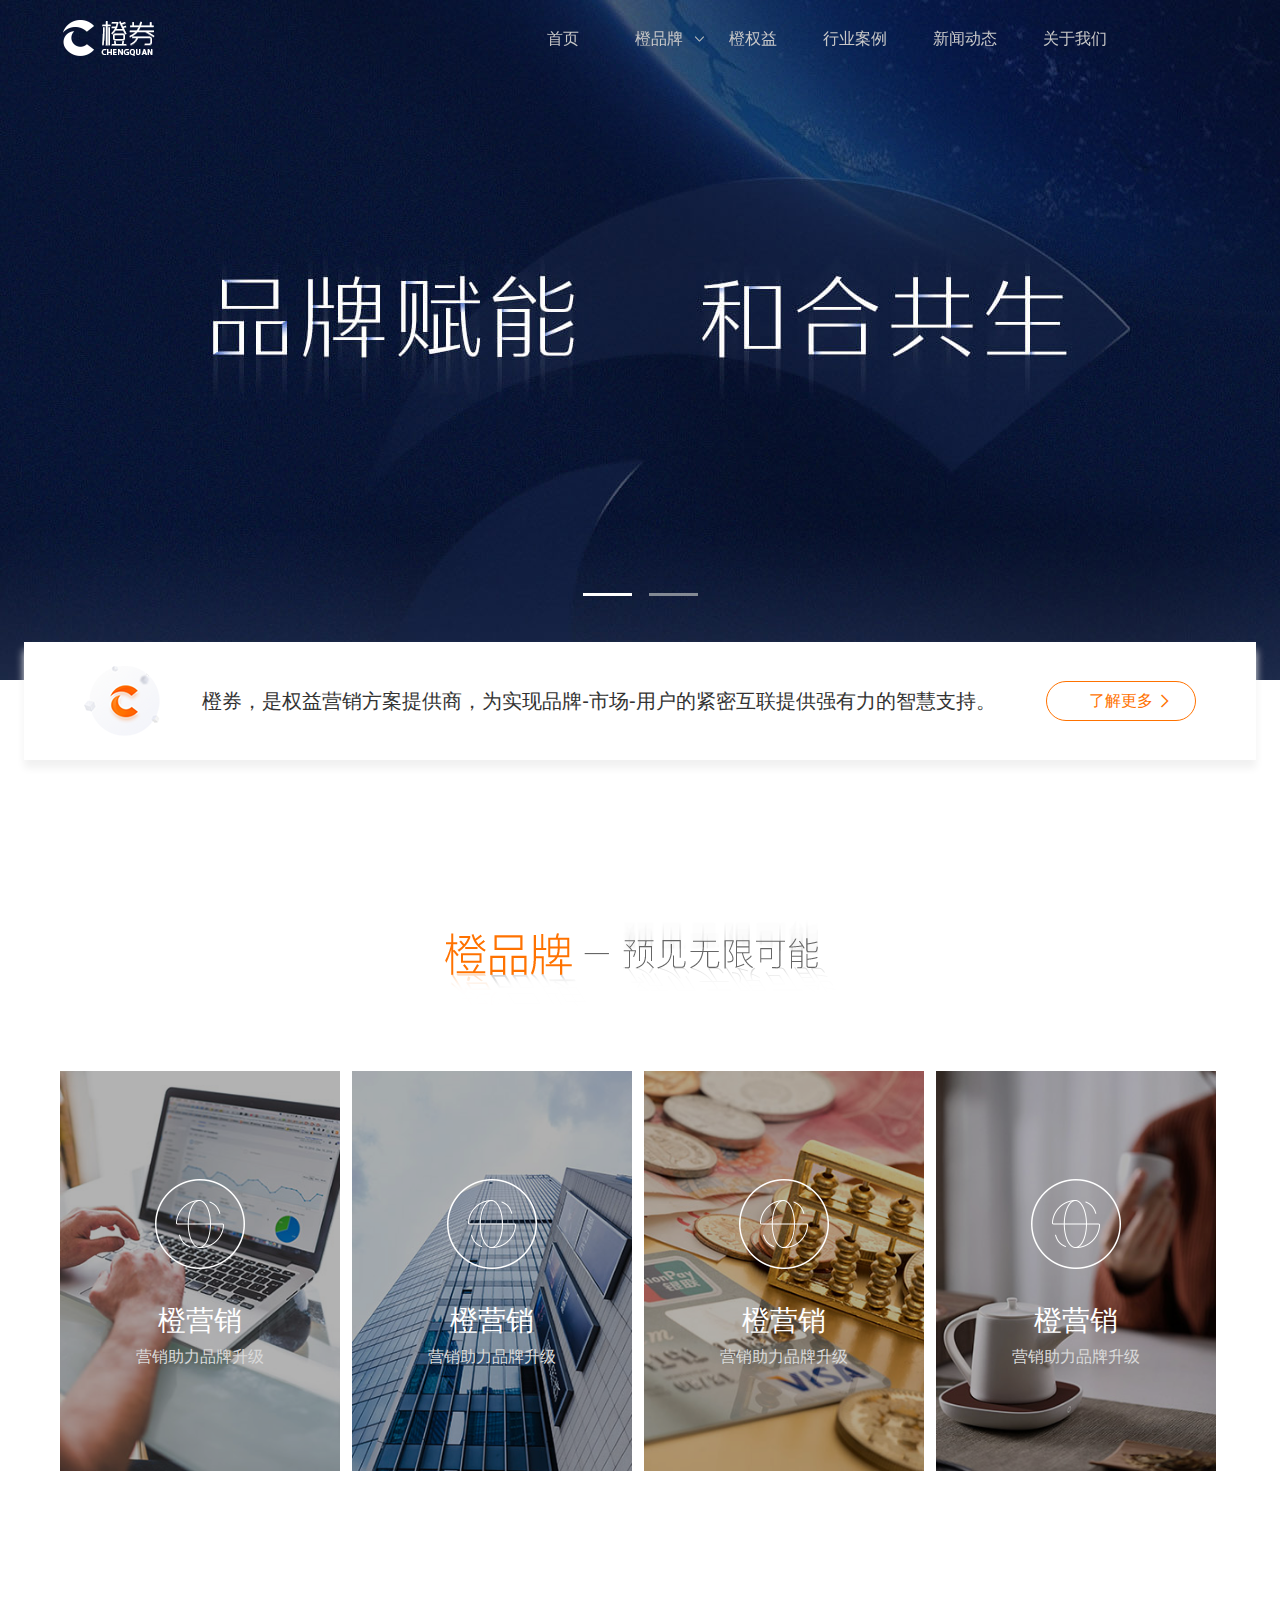
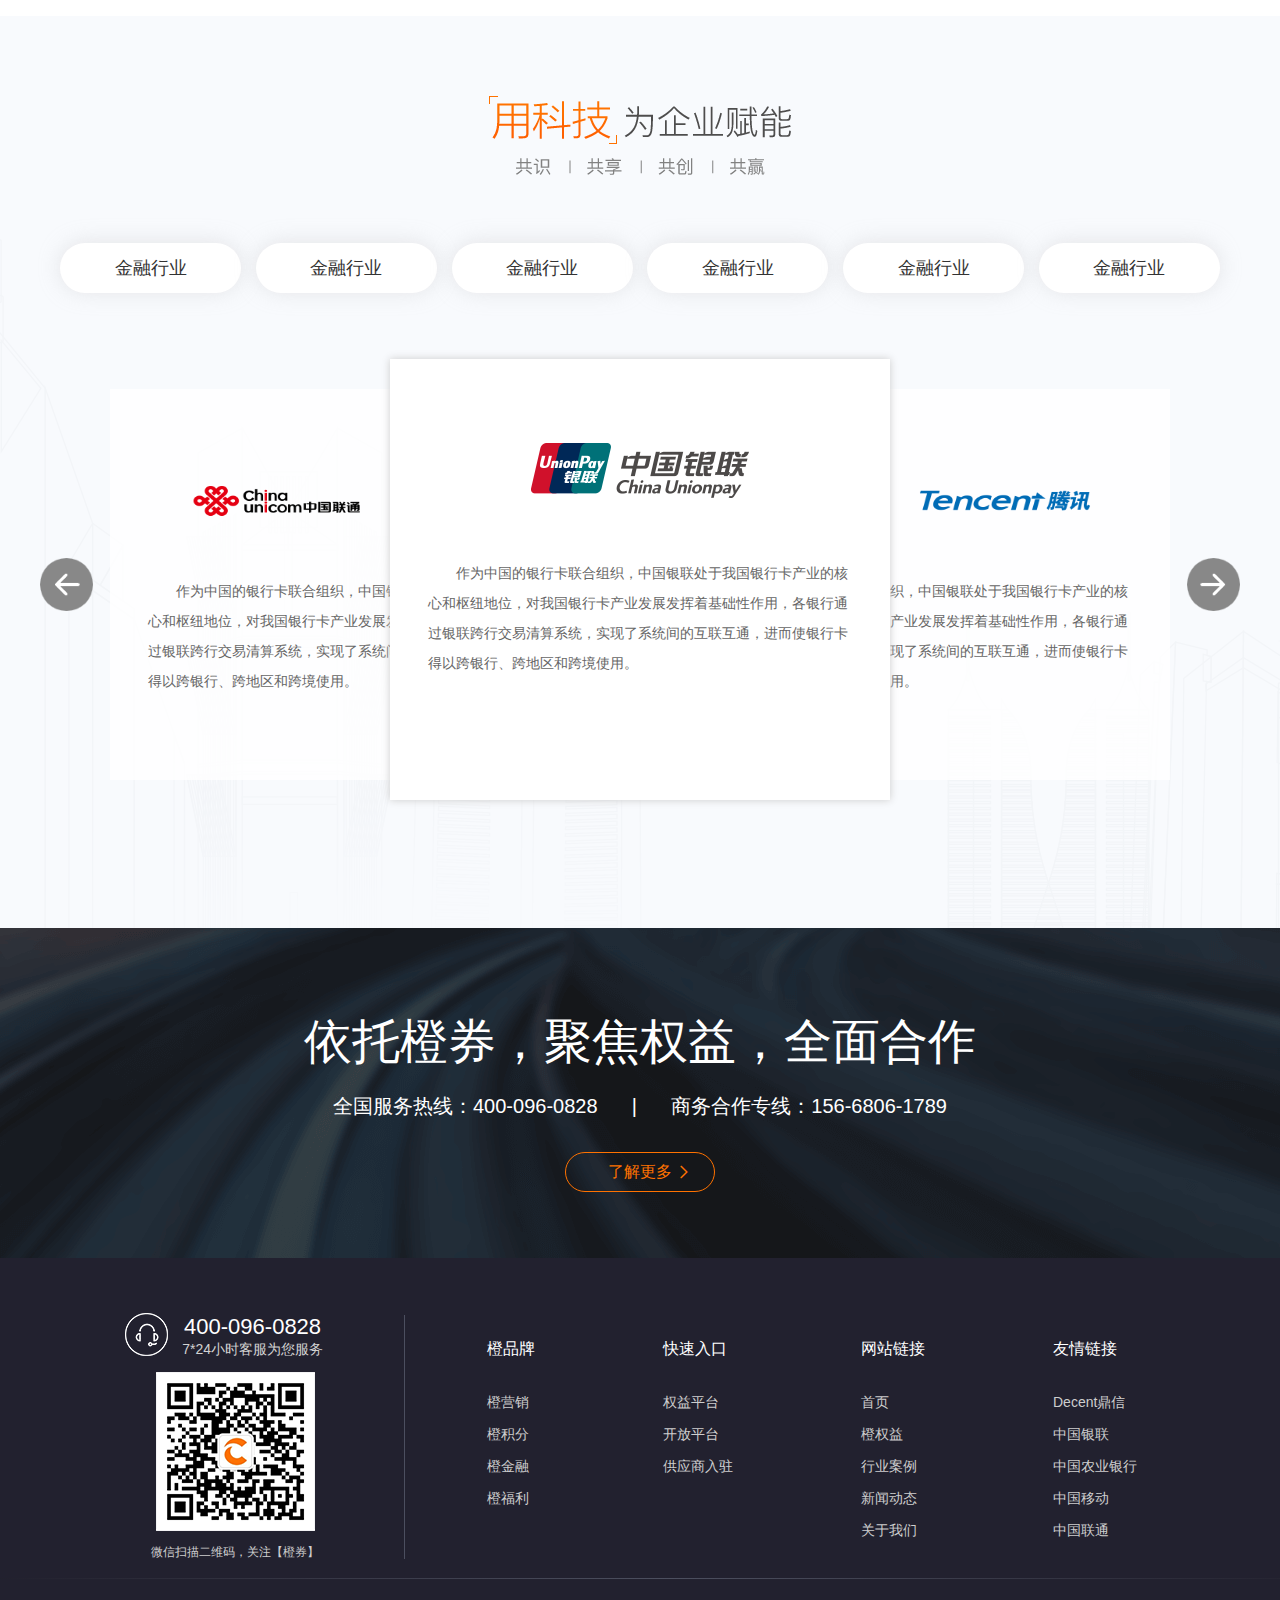
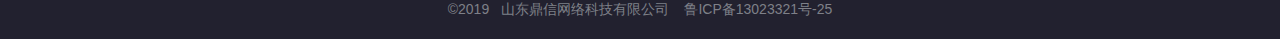
<file: index.html>
<!DOCTYPE html>
<html lang="en">
<head>
  <meta charset="UTF-8">
  <meta http-equiv="X-UA-Compatible" content="IE=edge">
  <meta name="viewport" content="width=device-width, initial-scale=1.0">
  <meta name="keywordes" content="橙券">
  <meta name="description" content="橙券，你最好的合作伙伴。">
  <title>橙券首页</title>
  <link href="./css/reset.css" rel="stylesheet">
  <link href="./css/public.css" rel="stylesheet">
  <link href="./css/index.css" rel="stylesheet">
</head>
<body>
  <!-- ===== header start ===== -->
  <div class="header">
    <div class="header-warp w-1160 flex flex-between text-center">
      <div class="head-logo">
        <h1>
          <span class="visib-hid">橙券</span>
          <a>
            <img src="./img/logo-rev.png" width="92" height="36" alt="logo">
          </a>
        </h1>
      </div>
      <div class="head-nav">
        <ul class="flex flex-between">
          <li><a href="index.html">首页</a></li>
          <li>
            <a href="#">橙品牌</a>
            <ul>
              <li><a href="#">橙品牌</a></li>
              <li><a href="#">橙品牌</a></li>
              <li><a href="#">橙品牌</a></li>
            </ul>
          </li>
          <li><a href="#">橙权益</a></li>
          <li><a href="caseTrade.html">行业案例</a></li>
          <li><a href="newsCentre.html">新闻动态</a></li>
          <li><a href="aboutUs.html">关于我们</a></li>
        </ul>
      </div>
    </div>
  </div>
  <!-- ===== banner start ===== -->
  <div class="banner flex flex-center psr">
    <div class="ban-slider flex flex-between psa">
      <span class="slid-active"></span>
      <span></span>
    </div>
    <div class="ban-tips w-1160 flex flex-center psa">
      <img src="./img/logo-tips.png" width="76" height="70" alt="logo">
      <p>橙券，是权益营销方案提供商，为实现品牌-市场-用户的紧密互联提供强有力的智慧支持。</p>
      <a class="ban-btn" href="#">了解更多 </a>
    </div>
  </div>
  <!-- ===== container start ===== -->
  <div class="container">
    <div class="brand w-1160 flex flex-column flex-center">
      <img src="./img/container-title-brand.png" width="391" height="86" alt="!">
        <ul class="brand-wrap-item psr w-1160 flex flex-between">
          <li>
            <img src="./img/marketing.jpg" width="311" height="454" alt="!">
            <div>
              <img src="./img/cyx.png" width="90" height="90" alt="!">
              <p>橙营销</p>
              <p>营销助力品牌升级</p>
              <a class="ban-btn btn-white" href="#">了解更多 </a>
            </div>
            <div>
              <img src="./img/marketing.jpg" width="311" height="454" alt="!">
            </div>
          </li>
          <li>
            <img src="./img/integral.jpg" width="311" height="454" alt="!">
            <div>
              <img src="./img/cyx.png" width="90" height="90" alt="!">
              <p>橙营销</p>
              <p>营销助力品牌升级</p>
              <a class="ban-btn btn-white" href="#">了解更多 </a>
            </div>
            <div>
              <img src="./img/integral.jpg" width="311" height="454" alt="!">
            </div>
          </li>
          <li>
            <img src="./img/financial.jpg" width="311" height="454" alt="!">
            <div>
              <img src="./img/cyx.png" width="90" height="90" alt="!">
              <p>橙营销</p>
              <p>营销助力品牌升级</p>
              <a class="ban-btn btn-white" href="#">了解更多 </a>
            </div>
            <div>
              <img src="./img/financial.jpg" width="311" height="454" alt="!">
            </div>
          </li>
          <li>
            <img src="./img/welfare.png" width="311" height="454" alt="!">
            <div>
              <img src="./img/cyx.png" width="90" height="90" alt="!">
              <p>橙营销</p>
              <p>营销助力品牌升级</p>
              <a class="ban-btn btn-white" href="#">了解更多 </a>
            </div>
            <div>
              <img src="./img/welfare.png" width="311" height="454" alt="!">
            </div>
          </li>
        </ul>
    </div>
    <div class="tech">
      <div class="tech-warp w-1160 flex flex-column flex-center psr">
        <img src="./img/tech-warp-title.png" width="302" height="79" alt="!">
        <ul class="w-1160 flex flex-between text-center">
          <li><a href="#">金融行业</a></li>
          <li><a href="#">金融行业</a></li>
          <li><a href="#">金融行业</a></li>
          <li><a href="#">金融行业</a></li>
          <li><a href="#">金融行业</a></li>
          <li><a href="#">金融行业</a></li>
        </ul>
        <div class="carousel w-1060 flex flex-between psr">
          <div class="car-list car-list-left">
            <img src="./img/CHU.png" width="218" height="55" alt="CHU">
            <p class="fz14 textind-2em c-666">
              作为中国的银行卡联合组织，中国银联处于我国银行卡产业的核心和枢纽地位，对我国银行卡产业发展发挥着基础性作用，各银行通过银联跨行交易清算系统，实现了系统间的互联互通，进而使银行卡得以跨银行、跨地区和跨境使用。
            </p>
          </div>
          <div class="car-list car-list-show psa">
            <img src="./img/CUP.png" width="218" height="55" alt="CUP">
            <p class="fz14 textind-2em c-666">
              作为中国的银行卡联合组织，中国银联处于我国银行卡产业的核心和枢纽地位，对我国银行卡产业发展发挥着基础性作用，各银行通过银联跨行交易清算系统，实现了系统间的互联互通，进而使银行卡得以跨银行、跨地区和跨境使用。
            </p>
          </div>
          <div class="car-list car-list-right">
            <img src="./img/Tencent.png" width="218" height="55" alt="Tencent">
            <p class="fz14 textind-2em c-666">
              作为中国的银行卡联合组织，中国银联处于我国银行卡产业的核心和枢纽地位，对我国银行卡产业发展发挥着基础性作用，各银行通过银联跨行交易清算系统，实现了系统间的互联互通，进而使银行卡得以跨银行、跨地区和跨境使用。
            </p>
          </div>
        </div>
        <a href="#" class="car-button car-left-button psa"></a>
        <a href="#" class="car-button car-right-button psa"></a>
      </div>
    </div>
    <div class="cont-footer c-fff flex flex-column flex-center">
      <p>依托橙券，聚焦权益，全面合作</p>
      <div class="w-614 flex flex-between ma-b-30">
        <p>全国服务热线：400-096-0828</p>
        <p>|</p>
        <p>商务合作专线：156-6806-1789</p>
      </div>
      <a class="ban-btn btn-bor-color" href="#">了解更多 </a>
     </div>
  </div>
  <!-- ===== footer start ===== -->  
  <div class="footer bgc-212f flex flex-column flex-between">
    <div class="foot-warp w-1160 flex flex-between psr">
      <div class="foot-qr psr text-center">
        <div class="qr-tel flex flex-between">
          <img src="./img/Online-Service.png" width="43" height="43" alt="!">  
          <div>
            <p class="c-fff fz22">400-096-0828</p>
            <p class="c-d2 fz14">7*24小时客服为您服务</p>
          </div>
        </div>
        <div class="qr-img flex flex-column flex-between">
          <img src="./img/cq-qr.png" width="159" height="159" alt="!">
          <p>微信扫描二维码，关注【橙券】</p>
        </div>
      </div>
      <div class="foot-contact flex">
        <dl>
          <dt>橙品牌</dt>
          <dd>橙营销</dd>
          <dd>橙积分</dd>
          <dd>橙金融</dd>
          <dd>橙福利</dd>
        </dl>
        <dl>
          <dt>快速入口</dt>
          <dd>权益平台</dd>
          <dd>开放平台</dd>
          <dd><a href="suppliers.html">供应商入驻</a></dd>
        </dl>
        <dl>
          <dt>网站链接</dt>
          <dd><a href="index.html">首页</a></dd>
          <dd>橙权益</dd>
          <dd>行业案例</dd>
          <dd>新闻动态</dd>
          <dd>关于我们</dd>
        </dl>
        <dl>
          <dt>友情链接</dt>
          <dd>Decent鼎信</dd>
          <dd>中国银联</dd>
          <dd>中国农业银行</dd>
          <dd>中国移动</dd>
          <dd>中国联通</dd>
        </dl>
      </div>
    </div>
    <div class="record w-1160 fz14 flex flex-center">
      <p>&copy;2019&nbsp;&nbsp;&nbsp;山东鼎信网络科技有限公司&nbsp;&nbsp;&nbsp;&nbsp;鲁ICP备13023321号-25</p>
    </div>
  </div>
</body>
</html>
</file>
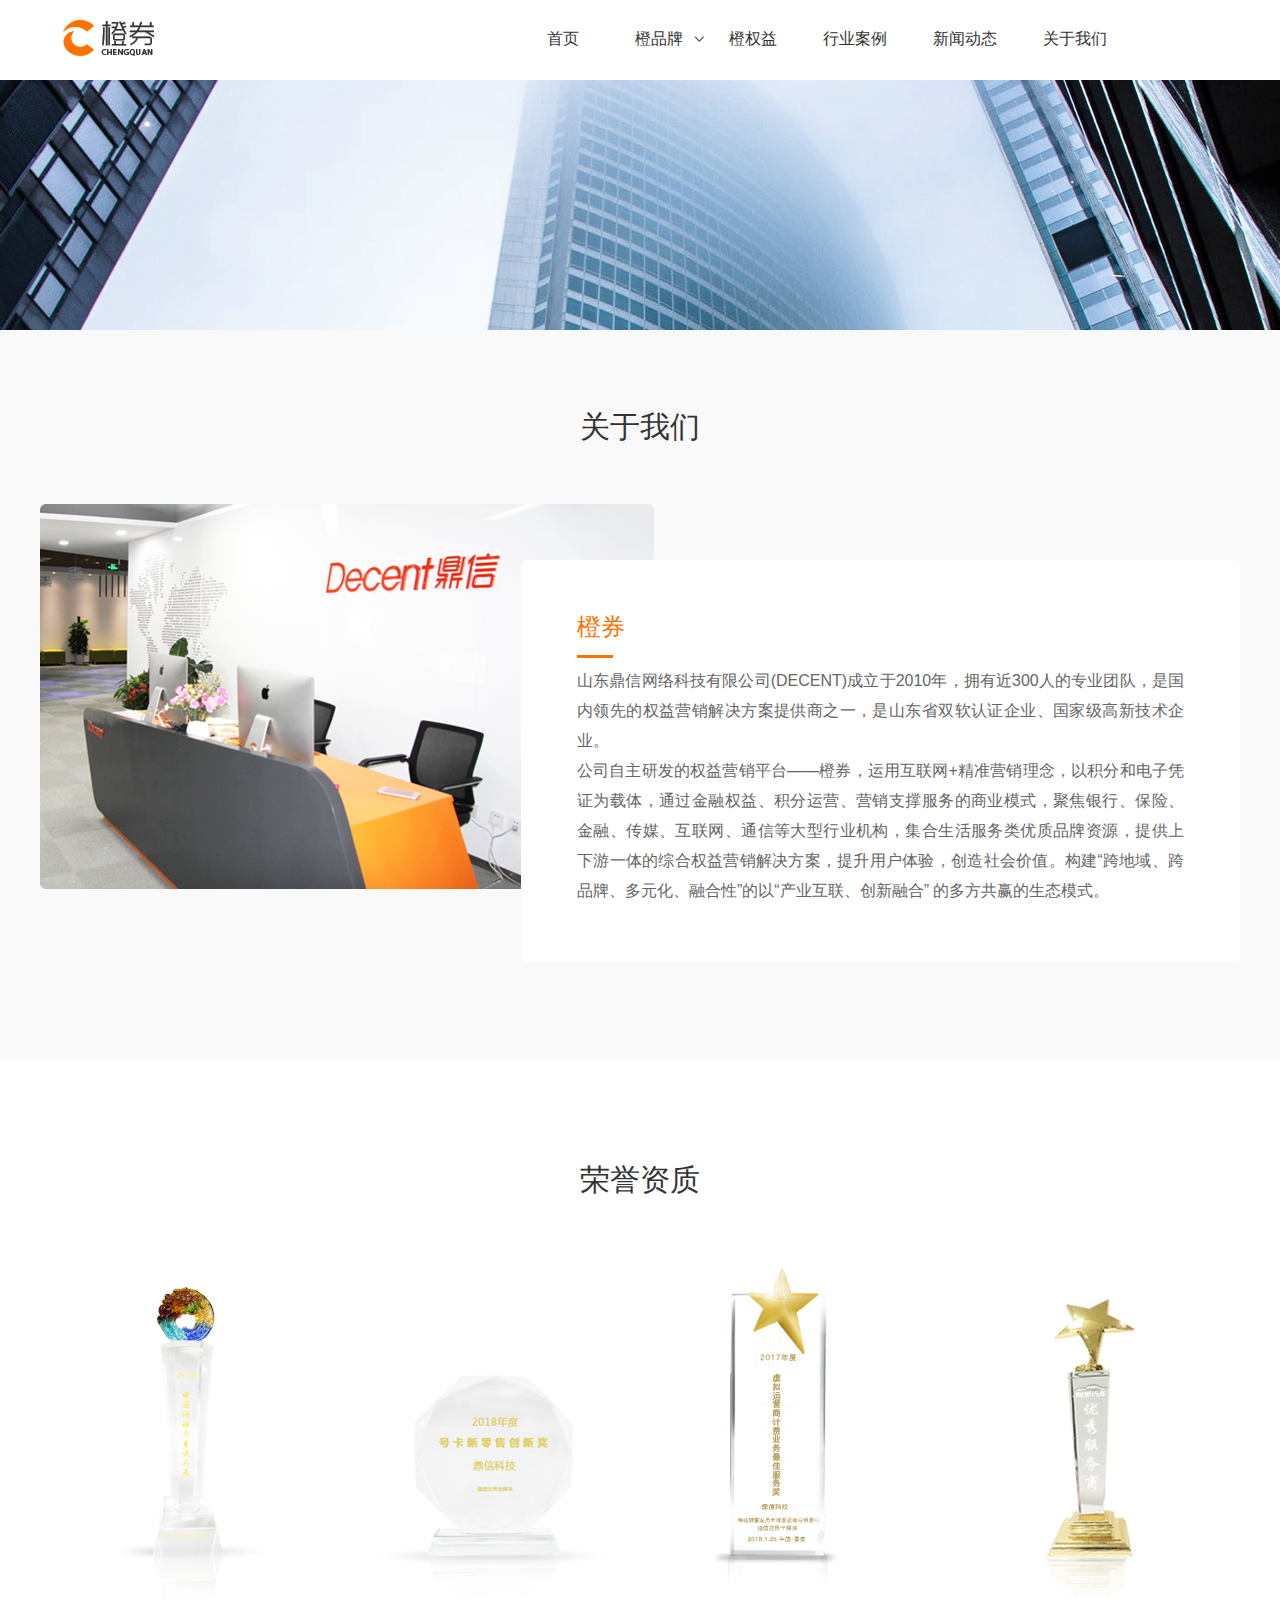
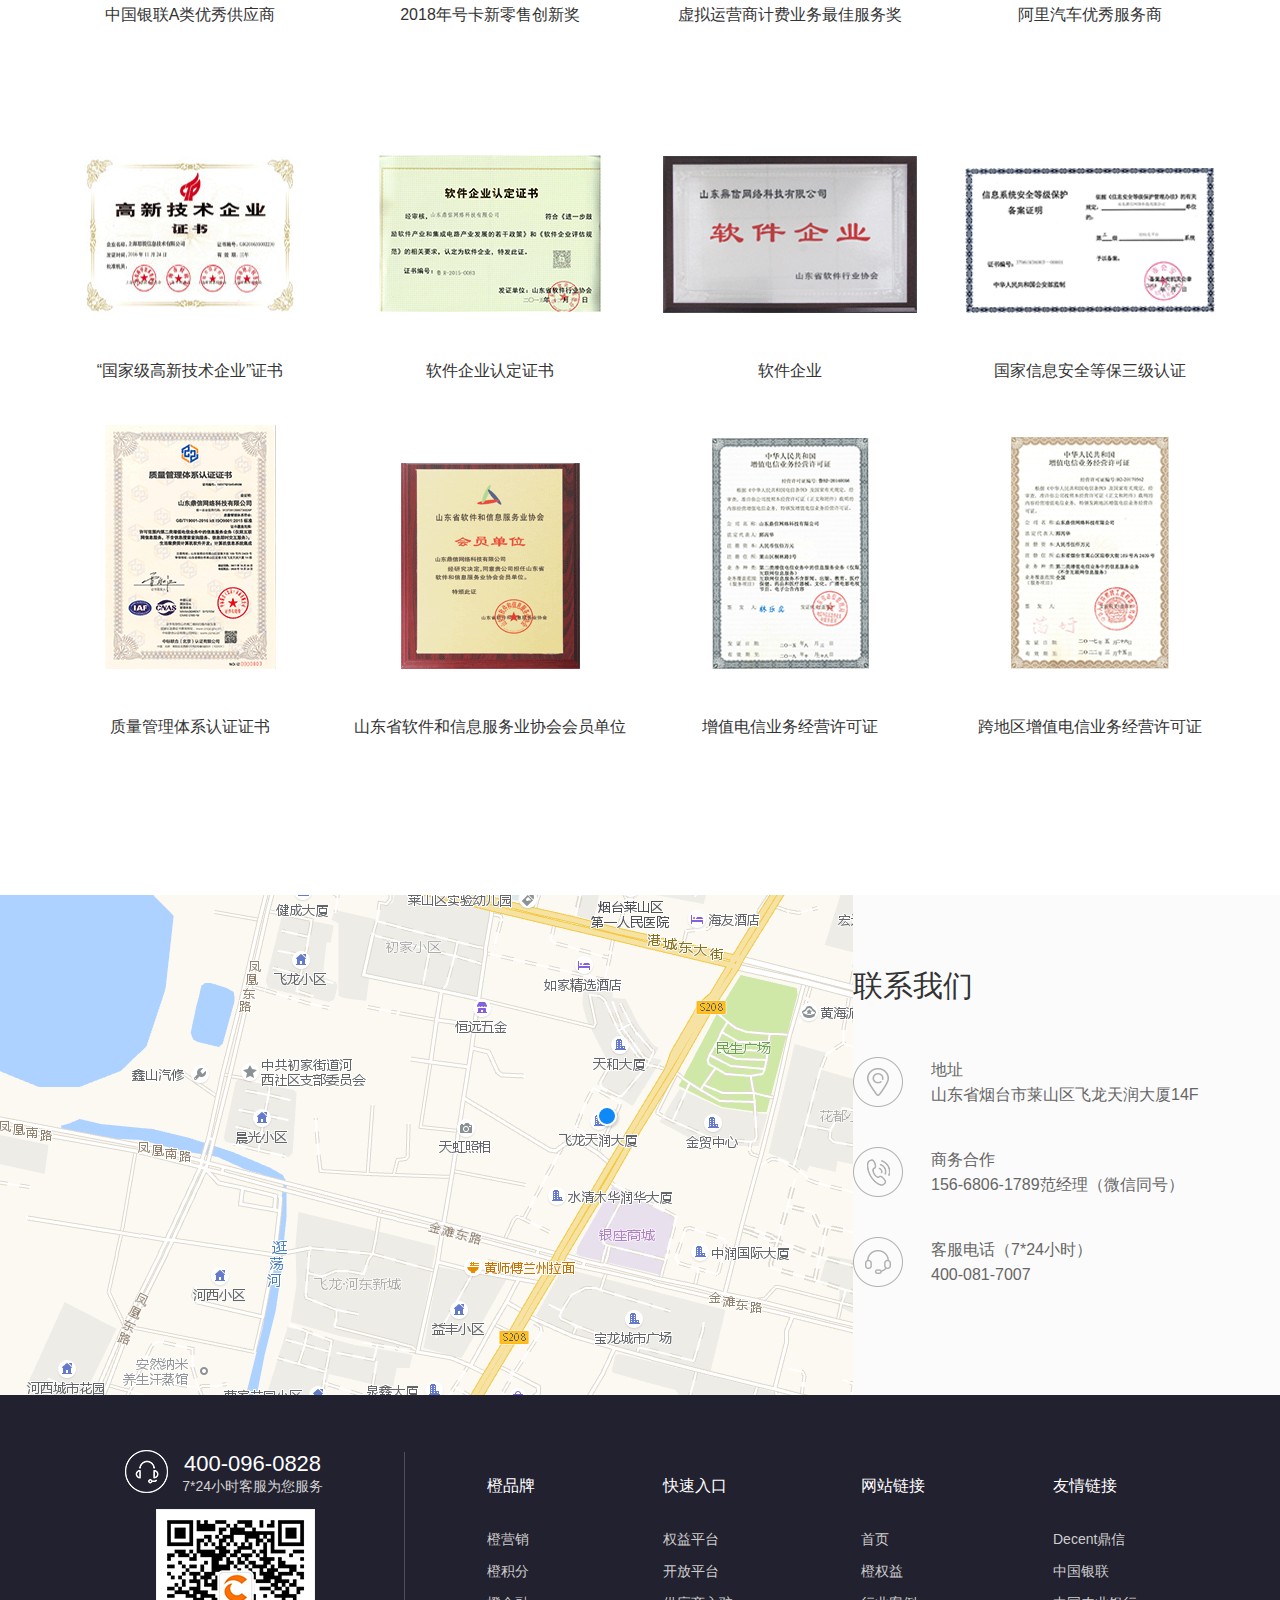
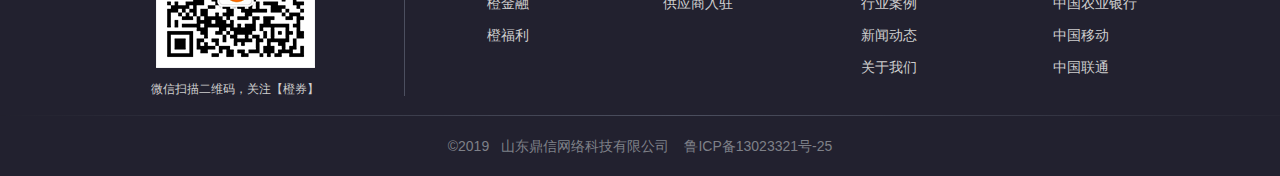
<file: aboutUs.html>
<!DOCTYPE html>
<html lang="en">
<head>
  <meta charset="UTF-8">
  <meta http-equiv="X-UA-Compatible" content="IE=edge">
  <meta name="viewport" content="width=device-width, initial-scale=1.0">
  <meta name="kywordes" content="橙券">
  <meta name="description" content="橙券，你最好的合作伙伴。">
  <title>关于我们</title>
  <link href="./css/reset.css" rel="stylesheet">
  <link href="./css/public.css" rel="stylesheet">
  <link href="./css/logoNormNav.css" rel="stylesheet">
  <link href="./css/aboutUs.css" rel="stylesheet">
</head>
<body>
  <!-- ===== header start ===== -->
  <div class="header">
    <div class="header-warp w-1160 flex flex-between text-center">
      <div class="head-logo">
        <h1>
          <span class="visib-hid">橙券</span>
          <a>
            <!-- logo-norm.png -->
            <img src="./img/logo-norm.png" width="92" height="36" alt="logo">
          </a>
        </h1>
      </div>
      <div class="head-nav">
        <ul class="flex flex-between">
          <li><a href="index.html">首页</a></li>
          <li>
            <a href="#">橙品牌</a>
            <ul>
              <li><a href="#">橙品牌</a></li>
              <li><a href="#">橙品牌</a></li>
              <li><a href="#">橙品牌</a></li>
            </ul>
          </li>
          <li><a href="#">橙权益</a></li>
          <li><a href="caseTrade.html">行业案例</a></li>
          <li><a href="newsCentre.html">新闻动态</a></li>
          <li><a href="aboutUs.html">关于我们</a></li>
        </ul>
      </div>
    </div>
  </div>
  <!-- ===== banner start ===== -->  
  <div class="banner"></div>
  <!-- ===== container start ===== -->
  <div class="container">
    <!-- 关于我们 -->
    <div class="bgc-f9">
      <div class="we w-1200 psr">
        <h3>关于我们</h3>
        <img src="./img/we-reception.png" width="614" height="385" alt="!">
        <div class="reception-text psa">
          <div class="subtitle">
            <h4>橙券</h4>
          </div>
          <p>山东鼎信网络科技有限公司(DECENT)成立于2010年，拥有近300人的专业团队，是国内领先的权益营销解决方案提供商之一，是山东省双软认证企业、国家级高新技术企业。</p>
          <p>公司自主研发的权益营销平台——橙券，运用互联网+精准营销理念，以积分和电子凭证为载体，通过金融权益、积分运营、营销支撑服务的商业模式，聚焦银行、保险、金融、传媒、互联网、通信等大型行业机构，集合生活服务类优质品牌资源，提供上下游一体的综合权益营销解决方案，提升用户体验，创造社会价值。构建“跨地域、跨品牌、多元化、融合性”的以“产业互联、创新融合” 的多方共赢的生态模式。</p>
        </div>
      </div>
    </div>
    <!-- 荣誉资质 -->
    <div class="honor w-1200">
      <h3>荣誉资质</h3>
      <!-- 奖杯 -->
      <ul class="trophy flex flex-between">
        <li>
          <img src="./img/trophy-1.png" width="300" height="340" alt="!">
          <p>中国银联A类优秀供应商</p>
        </li>
        <li>
          <img src="./img/trophy-2.png" width="300" height="340" alt="!">
          <p>2018年号卡新零售创新奖</p>
        </li>
        <li>
          <img src="./img/trophy-3.png" width="300" height="340" alt="!">
          <p>虚拟运营商计费业务最佳服务奖</p>
        </li>
        <li>
          <img src="./img/trophy-4.png" width="300" height="340" alt="!">
          <p>阿里汽车优秀服务商</p>
        </li>
      </ul>
      <!-- 证书 -->
      <ul class="certificate flex flex-between flex-wrap">
        <li>
          <img src="./img/jz-1.png" width="300" height="340" alt="!">
          <p>“国家级高新技术企业”证书</p>
        </li>
        <li>
          <img src="./img/jz-2.png" width="300" height="340" alt="!">
          <p>软件企业认定证书</p>
        </li>
        <li>
          <img src="./img/jz-3.png" width="300" height="340" alt="!">
          <p>软件企业</p>
        </li>
        <li>
          <img src="./img/jz-4.png" width="300" height="340" alt="!">
          <p>国家信息安全等保三级认证</p>
        </li>
        <li>
          <img src="./img/jz-5.png" width="300" height="340" alt="!">
          <p>质量管理体系认证证书</p>
        </li>
        <li>
          <img src="./img/jz-6.png" width="300" height="340" alt="!">
          <p>山东省软件和信息服务业协会会员单位</p>
        </li>
        <li>
          <img src="./img/jz-7.png" width="300" height="340" alt="!">
          <p>增值电信业务经营许可证</p>
        </li>
        <li>
          <img src="./img/jz-8.png" width="300" height="340" alt="!">
          <p>跨地区增值电信业务经营许可证</p>
        </li>
      </ul>
    </div>
    <!-- 地址 -->
    <div class="address bgc-fb flex flex-between">
      <img src="./img/dt.png" width="853" height="500" alt="!">
      <div class="addr-site">
        <h3>联系我们</h3>
        <ul class="flex flex-column">
          <li>
            <img src="./img/dz.png" width="50" height="50" alt="!">
            <div>
              <p>地址</p>
              <p>山东省烟台市莱山区飞龙天润大厦14F</p>
            </div>
          </li>
          <li>
            <img src="./img/sw.png" width="50" height="50" alt="!">
            <div>
              <p>商务合作</p>
              <p>156-6806-1789范经理（微信同号）</p>
            </div>
          </li>
          <li>
            <img src="./img/kf.png" width="50" height="50" alt="!">
            <div>
              <p>客服电话（7*24小时）</p>
              <p>400-081-7007</p>
            </div>
          </li>
        </ul>
      </div>
    </div>
  </div>
  <!-- ===== footer start ===== -->  
  <div class="footer bgc-212f flex flex-column flex-between">
    <div class="foot-warp w-1160 flex flex-between psr">
      <div class="foot-qr psr text-center">
        <div class="qr-tel flex flex-between">
          <img src="./img/Online-Service.png" width="43" height="43" alt="!">  
          <div>
            <p class="c-fff fz22">400-096-0828</p>
            <p class="c-d2 fz14">7*24小时客服为您服务</p>
          </div>
        </div>
        <div class="qr-img flex flex-column flex-between">
          <img src="./img/cq-qr.png" width="159" height="159" alt="!">
          <p>微信扫描二维码，关注【橙券】</p>
        </div>
      </div>
      <div class="foot-contact flex">
        <dl>
          <dt>橙品牌</dt>
          <dd>橙营销</dd>
          <dd>橙积分</dd>
          <dd>橙金融</dd>
          <dd>橙福利</dd>
        </dl>
        <dl>
          <dt>快速入口</dt>
          <dd>权益平台</dd>
          <dd>开放平台</dd>
          <dd><a href="suppliers.html">供应商入驻</a></dd>
        </dl>
        <dl>
          <dt>网站链接</dt>
          <dd><a href="index.html">首页</a></dd>
          <dd>橙权益</dd>
          <dd>行业案例</dd>
          <dd>新闻动态</dd>
          <dd>关于我们</dd>
        </dl>
        <dl>
          <dt>友情链接</dt>
          <dd>Decent鼎信</dd>
          <dd>中国银联</dd>
          <dd>中国农业银行</dd>
          <dd>中国移动</dd>
          <dd>中国联通</dd>
        </dl>
      </div>
    </div>
    <div class="record w-1160 fz14 flex flex-center">
      <p>&copy;2019&nbsp;&nbsp;&nbsp;山东鼎信网络科技有限公司&nbsp;&nbsp;&nbsp;&nbsp;鲁ICP备13023321号-25</p>
    </div>
  </div>
</body>
</html>
</file>
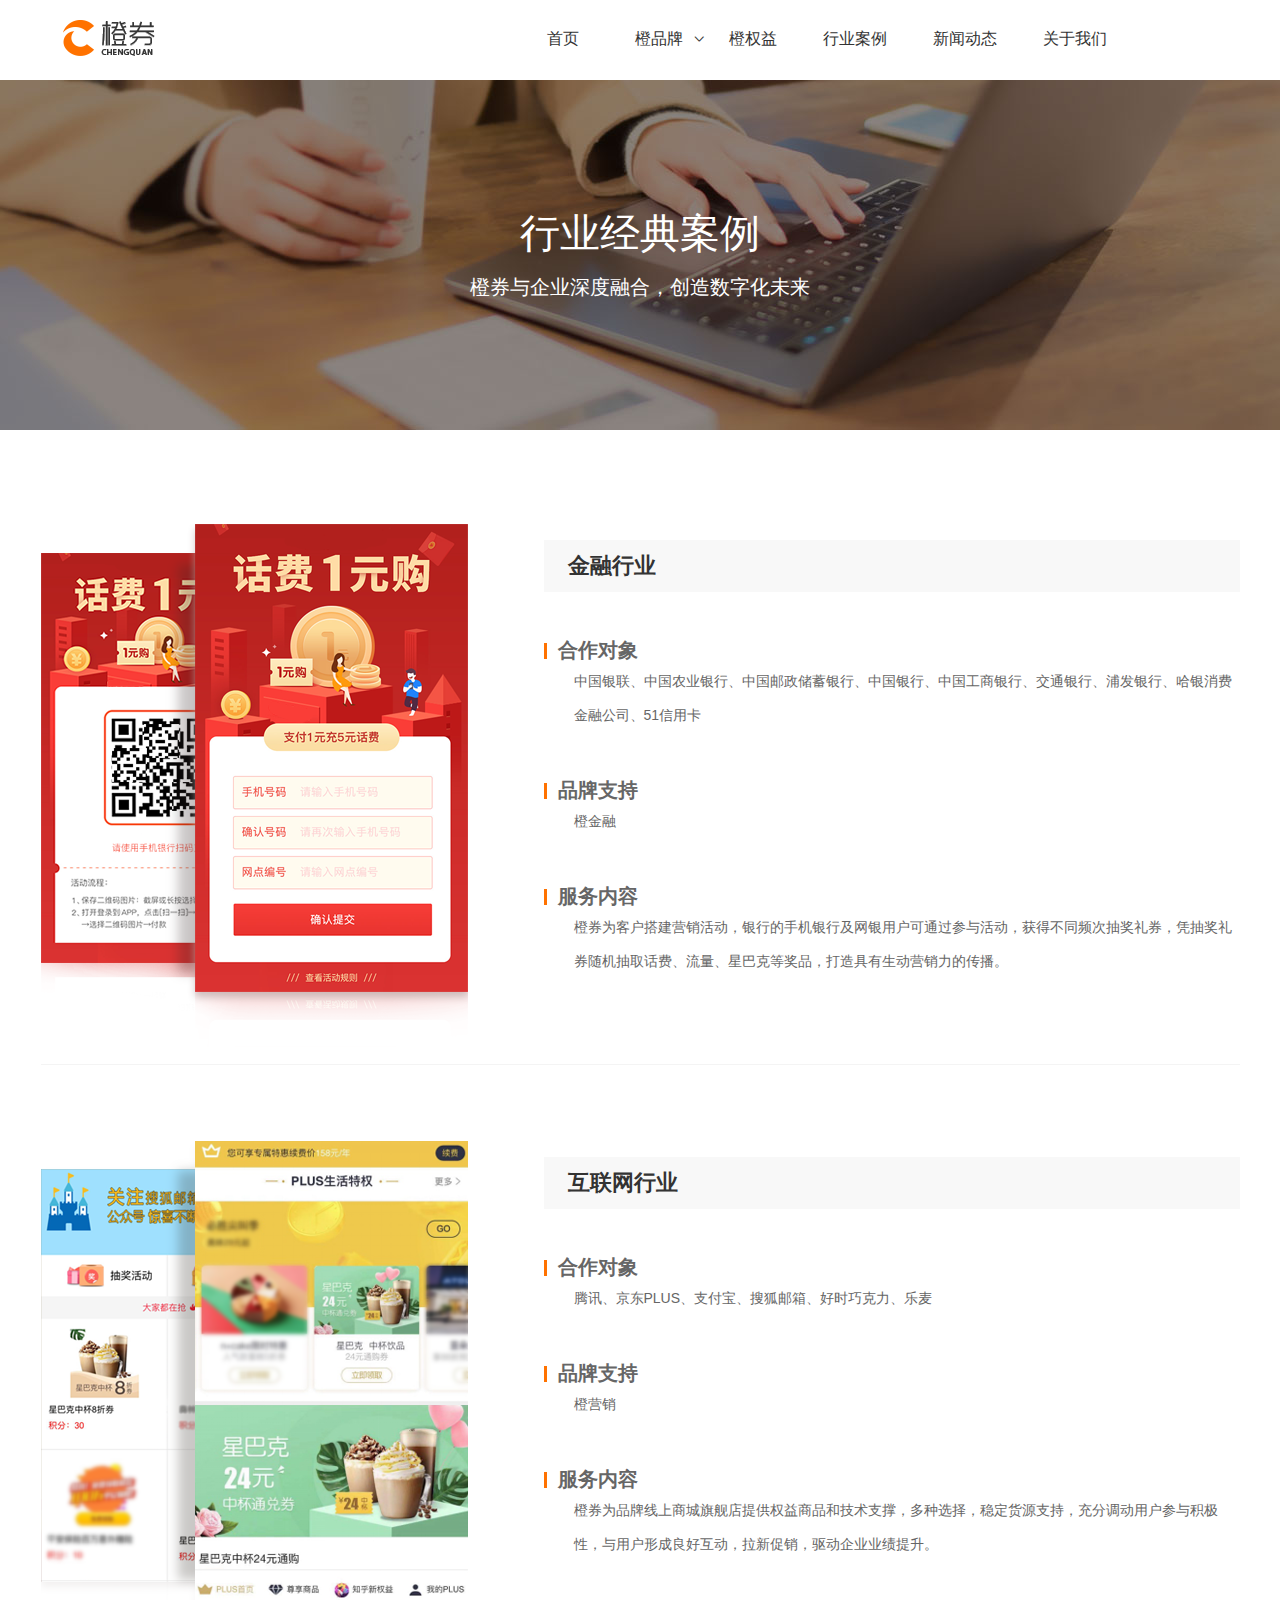
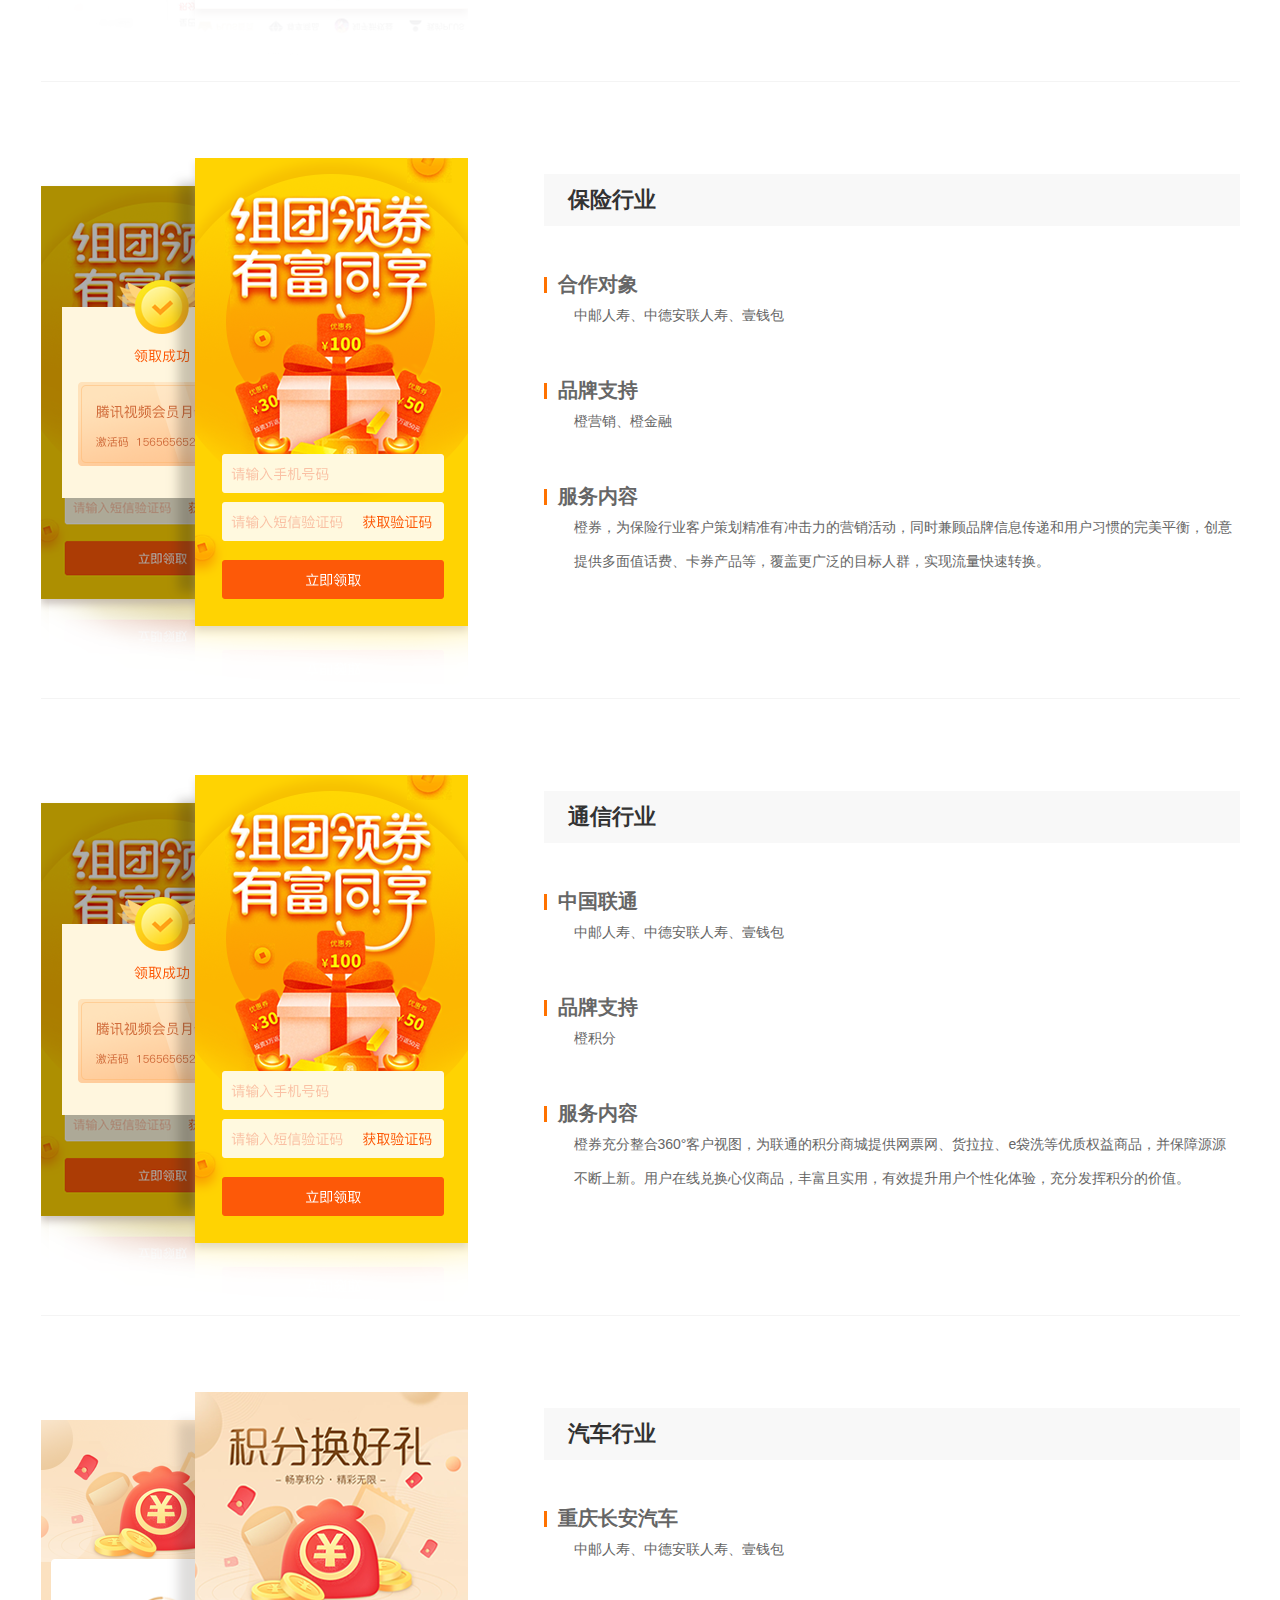
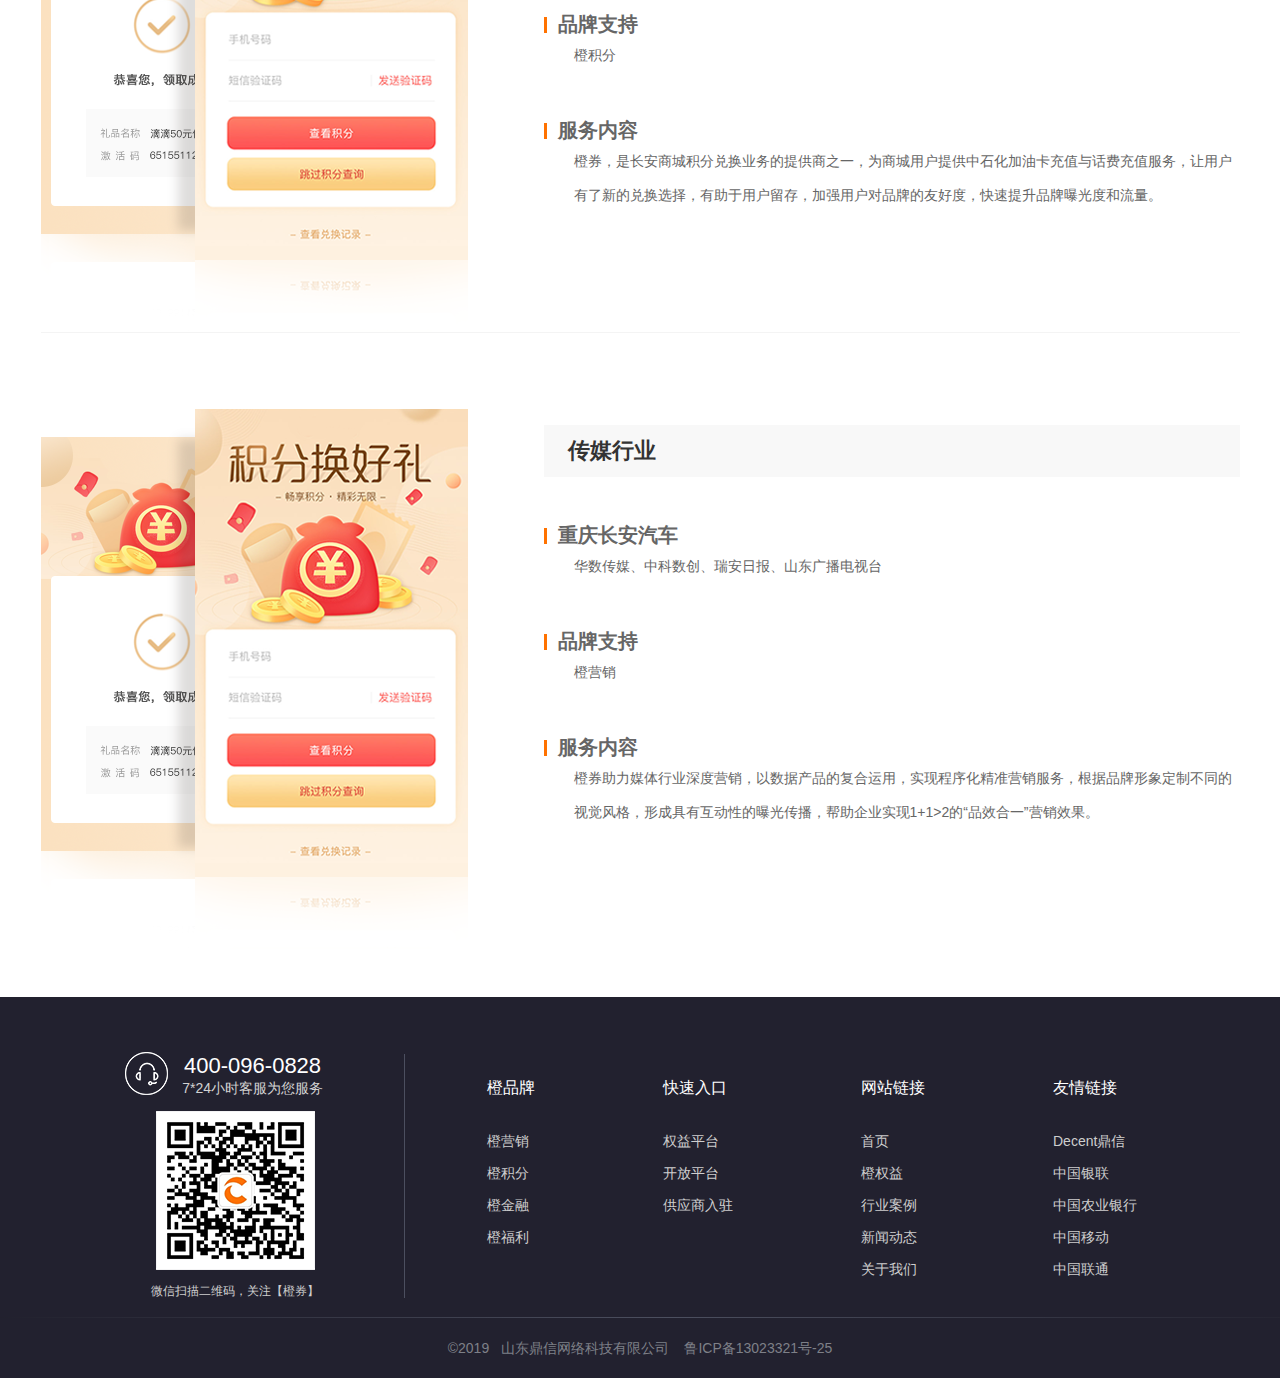
<file: caseTrade.html>
<!DOCTYPE html>
<html lang="en">
<head>
  <meta charset="UTF-8">
  <meta http-equiv="X-UA-Compatible" content="IE=edge">
  <meta name="viewport" content="width=device-width, initial-scale=1.0">
  <meta name="keywordes" content="橙券">
  <meta name="description" content="橙券，你最好的合作伙伴。">
  <title>行业案例</title>
  <link href="./css/reset.css" rel="stylesheet">
  <link href="./css/public.css" rel="stylesheet">
  <link href="./css/logoNormNav.css" rel="stylesheet">
  <link href="./css/caseTrade.css" rel="stylesheet">
  <link href="./css/kindBannder.css" rel="stylesheet">
</head>
<body>
  <!-- ===== header start ===== -->
  <div class="header">
    <div class="header-warp w-1160 flex flex-between text-center">
      <div class="head-logo">
        <h1>
          <span class="visib-hid">橙券</span>
          <a>
            <img src="./img/logo-norm.png" width="92" height="36" alt="logo">
          </a>
        </h1>
      </div>
      <div class="head-nav">
        <ul class="flex flex-between">
          <li><a href="index.html">首页</a></li>
          <li>
            <a href="#">橙品牌</a>
            <ul>
              <li><a href="#">橙品牌</a></li>
              <li><a href="#">橙品牌</a></li>
              <li><a href="#">橙品牌</a></li>
            </ul>
          </li>
          <li><a href="#">橙权益</a></li>
          <li><a href="caseTrade.html">行业案例</a></li>
          <li><a href="newsCentre.html">新闻动态</a></li>
          <li><a href="aboutUs.html">关于我们</a></li>
        </ul>
      </div>
    </div>
  </div>
  <!-- ===== banner start ===== -->
  <div class="banner flex flex-center">
    <div class="text-center">
      <h2>行业经典案例</h2>
      <p>橙券与企业深度融合，创造数字化未来</p>
    </div>
  </div>
  <!-- ===== container start ===== -->
  <div class="container">
    <ul class="case w-1200 flex flex-column flex-between">
      <li>
        <img src="./img/case-1.png" width="427" height="540" alt="!">
        <div>
          <h4>金融行业</h4>
          <div>
            <p>合作对象</p>
          </div>
          <p>中国银联、中国农业银行、中国邮政储蓄银行、中国银行、中国工商银行、交通银行、浦发银行、哈银消费金融公司、51信用卡</p>
          <div>
            <p>品牌支持</p>
          </div>
          <p>橙金融</p>
          <div>
            <p>服务内容</p>
          </div>
          <p>橙券为客户搭建营销活动，银行的手机银行及网银用户可通过参与活动，获得不同频次抽奖礼券，凭抽奖礼券随机抽取话费、流量、星巴克等奖品，打造具有生动营销力的传播。</p>
        </div>
      </li>
      <li>
        <img src="./img/case-2.png" width="427" height="540" alt="!">
        <div>
          <h4>互联网行业</h4>
          <div>
            <p>合作对象</p>
          </div>
          <p>腾讯、京东PLUS、支付宝、搜狐邮箱、好时巧克力、乐麦</p>
          <div>
            <p>品牌支持</p>
          </div>
          <p>橙营销</p>
          <div>
            <p>服务内容</p>
          </div>
          <p>橙券为品牌线上商城旗舰店提供权益商品和技术支撑，多种选择，稳定货源支持，充分调动用户参与积极性，与用户形成良好互动，拉新促销，驱动企业业绩提升。</p>
        </div>
      </li>
      <li>
        <img src="./img/case-3.png" width="427" height="540" alt="!">
        <div>
          <h4>保险行业</h4>
          <div>
            <p>合作对象</p>
          </div>
          <p>中邮人寿、中德安联人寿、壹钱包</p>
          <div>
            <p>品牌支持</p>
          </div>
          <p>橙营销、橙金融</p>
          <div>
            <p>服务内容</p>
          </div>
          <p>橙券，为保险行业客户策划精准有冲击力的营销活动，同时兼顾品牌信息传递和用户习惯的完美平衡，创意提供多面值话费、卡券产品等，覆盖更广泛的目标人群，实现流量快速转换。</p>
        </div>
      </li>
      <li>
        <img src="./img/case-3.png" width="427" height="540" alt="!">
        <div>
          <h4>通信行业</h4>
          <div>
            <p>中国联通</p>
          </div>
          <p>中邮人寿、中德安联人寿、壹钱包</p>
          <div>
            <p>品牌支持</p>
          </div>
          <p>橙积分</p>
          <div>
            <p>服务内容</p>
          </div>
          <p>橙券充分整合360°客户视图，为联通的积分商城提供网票网、货拉拉、e袋洗等优质权益商品，并保障源源不断上新。用户在线兑换心仪商品，丰富且实用，有效提升用户个性化体验，充分发挥积分的价值。 </p>
        </div>
      </li>
      <li>
        <img src="./img/case-4.png" width="427" height="540" alt="!">
        <div>
          <h4>汽车行业</h4>
          <div>
            <p>重庆长安汽车</p>
          </div>
          <p>中邮人寿、中德安联人寿、壹钱包</p>
          <div>
            <p>品牌支持</p>
          </div>
          <p>橙积分</p>
          <div>
            <p>服务内容</p>
          </div>
          <p>橙券，是长安商城积分兑换业务的提供商之一，为商城用户提供中石化加油卡充值与话费充值服务，让用户有了新的兑换选择，有助于用户留存，加强用户对品牌的友好度，快速提升品牌曝光度和流量。 </p>
        </div>
      </li>
      <li>
        <img src="./img/case-4.png" width="427" height="540" alt="!">
        <div>
          <h4>传媒行业</h4>
          <div>
            <p>重庆长安汽车</p>
          </div>
          <p>华数传媒、中科数创、瑞安日报、山东广播电视台</p>
          <div>
            <p>品牌支持</p>
          </div>
          <p>橙营销</p>
          <div>
            <p>服务内容</p>
          </div>
          <p>橙券助力媒体行业深度营销，以数据产品的复合运用，实现程序化精准营销服务，根据品牌形象定制不同的视觉风格，形成具有互动性的曝光传播，帮助企业实现1+1>2的“品效合一”营销效果。 </p>
        </div>
      </li>
    </ul>
  </div>
  <!-- ===== footer start ===== -->  
  <div class="footer bgc-212f flex flex-column flex-between">
    <div class="foot-warp w-1160 flex flex-between psr">
      <div class="foot-qr psr text-center">
        <div class="qr-tel flex flex-between">
          <img src="./img/Online-Service.png" width="43" height="43" alt="!">  
          <div>
            <p class="c-fff fz22">400-096-0828</p>
            <p class="c-d2 fz14">7*24小时客服为您服务</p>
          </div>
        </div>
        <div class="qr-img flex flex-column flex-between">
          <img src="./img/cq-qr.png" width="159" height="159" alt="!">
          <p>微信扫描二维码，关注【橙券】</p>
        </div>
      </div>
      <div class="foot-contact flex">
        <dl>
          <dt>橙品牌</dt>
          <dd>橙营销</dd>
          <dd>橙积分</dd>
          <dd>橙金融</dd>
          <dd>橙福利</dd>
        </dl>
        <dl>
          <dt>快速入口</dt>
          <dd>权益平台</dd>
          <dd>开放平台</dd>
          <dd><a href="suppliers.html">供应商入驻</a></dd>
        </dl>
        <dl>
          <dt>网站链接</dt>
          <dd><a href="index.html">首页</a></dd>
          <dd>橙权益</dd>
          <dd>行业案例</dd>
          <dd>新闻动态</dd>
          <dd>关于我们</dd>
        </dl>
        <dl>
          <dt>友情链接</dt>
          <dd>Decent鼎信</dd>
          <dd>中国银联</dd>
          <dd>中国农业银行</dd>
          <dd>中国移动</dd>
          <dd>中国联通</dd>
        </dl>
      </div>
    </div>
    <div class="record w-1160 fz14 flex flex-center">
      <p>&copy;2019&nbsp;&nbsp;&nbsp;山东鼎信网络科技有限公司&nbsp;&nbsp;&nbsp;&nbsp;鲁ICP备13023321号-25</p>
    </div>
  </div>
</body>
</html>
</file>
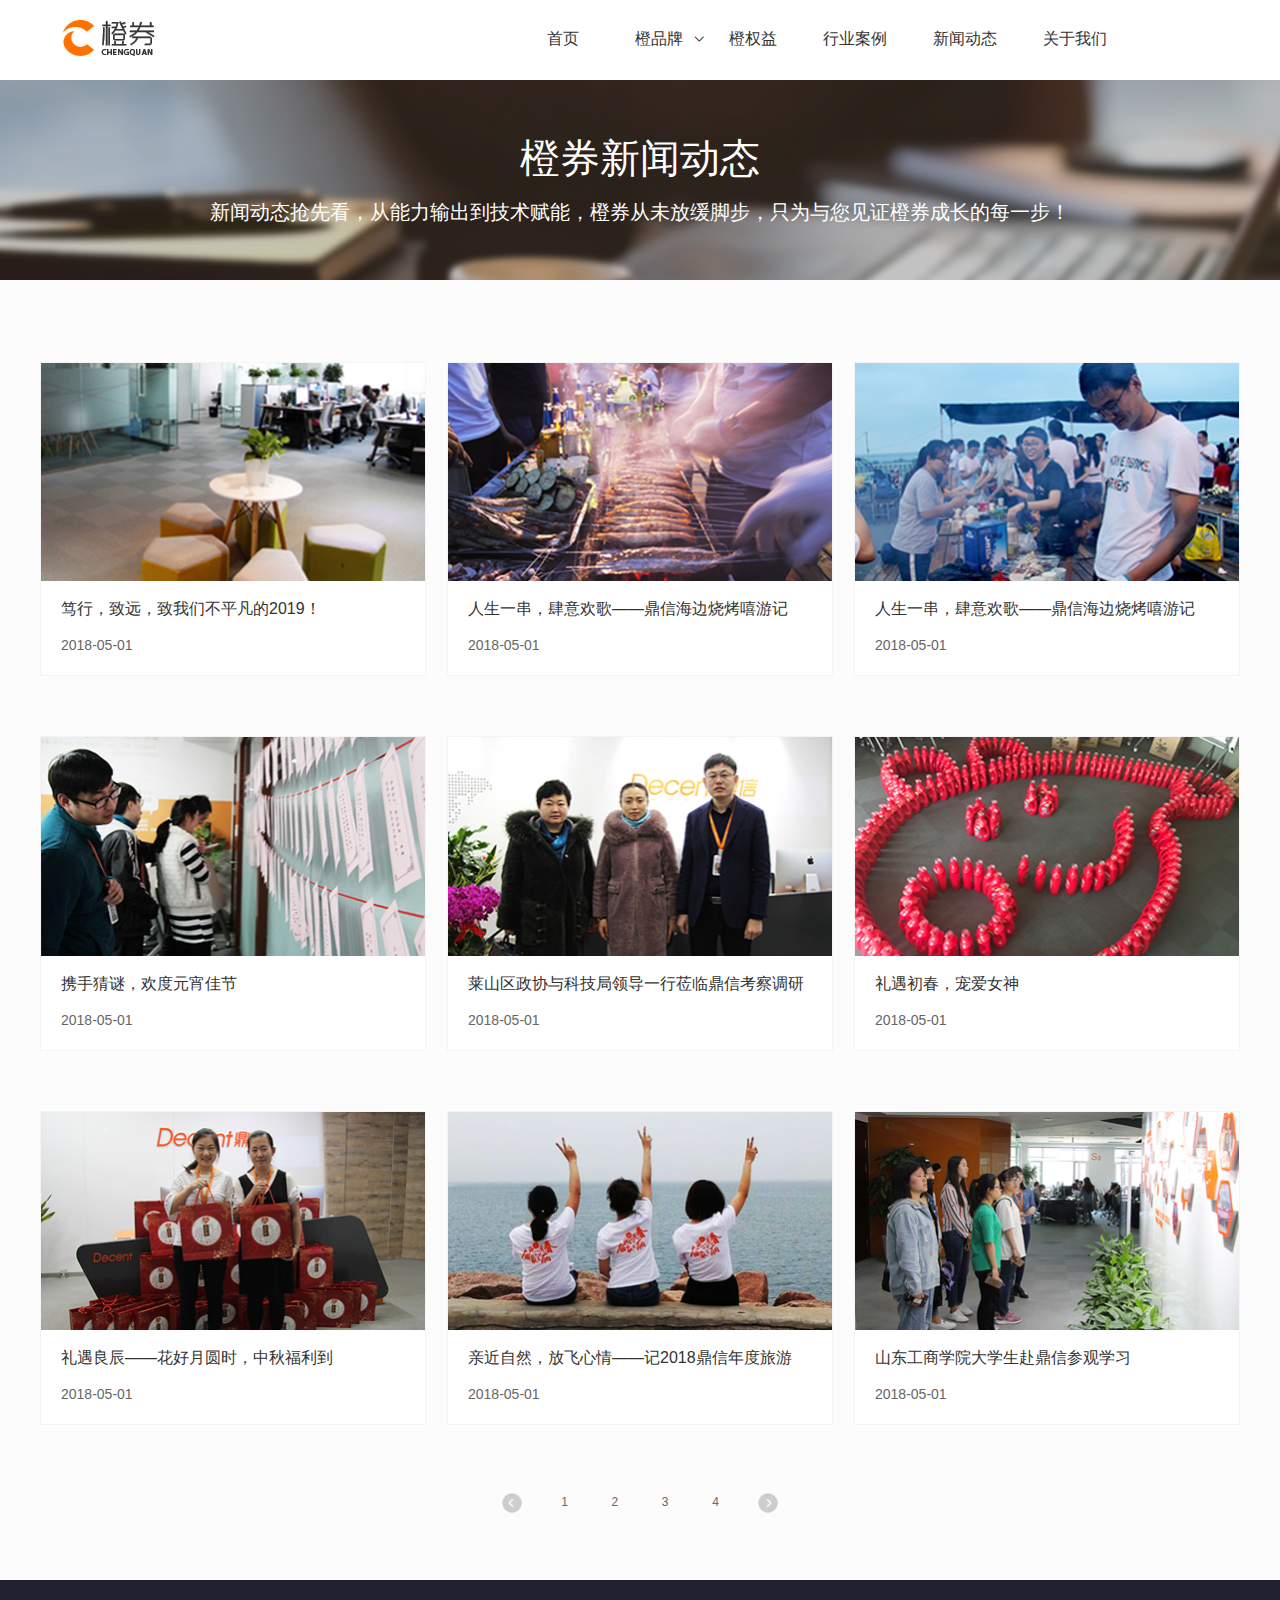
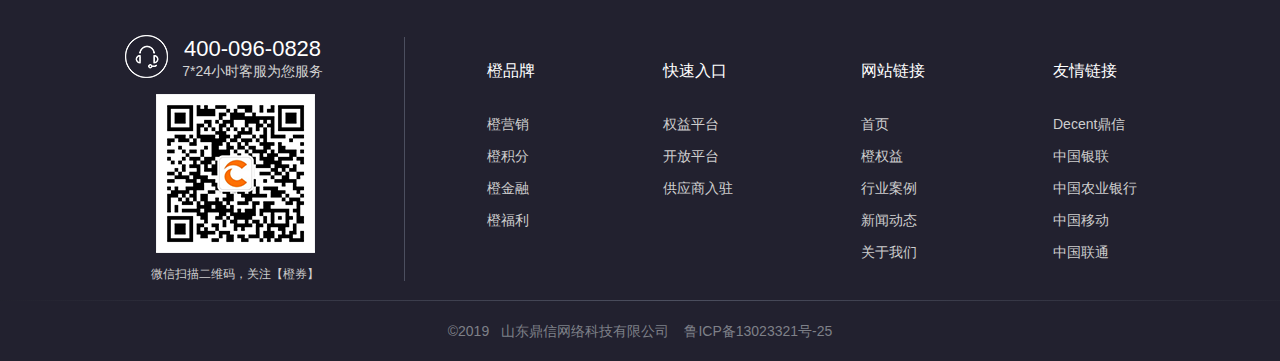
<file: newsCentre.html>
<!DOCTYPE html>
<html lang="en">
<head>
  <meta charset="UTF-8">
  <meta http-equiv="X-UA-Compatible" content="IE=edge">
  <meta name="viewport" content="width=device-width, initial-scale=1.0">
  <meta name="kywordes" content="橙券">
  <meta name="description" content="橙券，你最好的合作伙伴。">
  <title>新闻中心</title>
  <link href="./css/reset.css" rel="stylesheet">
  <link href="./css/public.css" rel="stylesheet">
  <link href="./css/logoNormNav.css" rel="stylesheet">
  <link href="./css/kindBannder.css" rel="stylesheet">
  <link href="./css/newsCentre.css" rel="stylesheet">
</head>
<body>
  <!-- ===== header start ===== -->
  <div class="header">
    <div class="header-warp w-1160 flex flex-between text-center">
      <div class="head-logo">
        <h1>
          <span class="visib-hid">橙券</span>
          <a>
            <!-- logo-norm.png -->
            <img src="./img/logo-norm.png" width="92" height="36" alt="logo">
          </a>
        </h1>
      </div>
      <div class="head-nav">
        <ul class="flex flex-between">
          <li><a href="index.html">首页</a></li>
          <li>
            <a href="#">橙品牌</a>
            <ul>
              <li><a href="#">橙品牌</a></li>
              <li><a href="#">橙品牌</a></li>
              <li><a href="#">橙品牌</a></li>
            </ul>
          </li>
          <li><a href="#">橙权益</a></li>
          <li><a href="caseTrade.html">行业案例</a></li>
          <li><a href="newsCentre.html">新闻动态</a></li>
          <li><a href="aboutUs.html">关于我们</a></li>
        </ul>
      </div>
    </div>
  </div>
  <!-- ===== banner start ===== -->   
  <div class="banner flex flex-center">
    <div class="text-center">
      <h2>橙券新闻动态</h2>
      <p>新闻动态抢先看，从能力输出到技术赋能，橙券从未放缓脚步，只为与您见证橙券成长的每一步！</p>
    </div>
  </div>
  <!-- ===== container start ===== -->
  <div class="container bgc-fc">
    <ul class="w-1200 fz16 c-333 flex flex-between flex-wrap">
      <li>
        <img src="./img/newsCentre-1-1.png" width="386" height="219" alt="!">
        <p>笃行，致远，致我们不平凡的2019！</p>
        <p>2018-05-01</p>
      </li>
      <li>
        <img src="./img/newsCentre-1-2.png" width="386" height="219" alt="!">
        <p>人生一串，肆意欢歌——鼎信海边烧烤嘻游记</p>
        <p>2018-05-01</p>
      </li>
      <li>
        <img src="./img/newsCentre-1-3.png" width="386  height="219" alt="!">
        <p>人生一串，肆意欢歌——鼎信海边烧烤嘻游记</p>
        <p>2018-05-01</p>
      </li> 
      <li>
        <img src="./img/newsCentre-1-4.png" width="386" height="219" alt="!">
        <p>携手猜谜，欢度元宵佳节</p>
        <p>2018-05-01</p>
      </li>
      <li>
        <img src="./img/newsCentre-1-5.png" width="386" height="219" alt="!">
        <p>莱山区政协与科技局领导一行莅临鼎信考察调研</p>
        <p>2018-05-01</p>
      </li>
      <li>
        <img src="./img/newsCentre-1-6.png" width="386" height="219" alt="!">
        <p>礼遇初春，宠爱女神</p>
        <p>2018-05-01</p>
      </li>
      <li>
        <img src="./img/newsCentre-1-7.png" width="386" height="219" alt="!">
        <p>礼遇良辰——花好月圆时，中秋福利到</p>
        <p>2018-05-01</p>
      </li>
      <li>
        <img src="./img/newsCentre-1-8.png" width="386" height="219" alt="!">
        <p>亲近自然，放飞心情——记2018鼎信年度旅游</p>
        <p>2018-05-01</p>
      </li>
      <li>
        <img src="./img/newsCentre-1-9.png" width="386" height="219" alt="!">
        <p>山东工商学院大学生赴鼎信参观学习</p>
        <p>2018-05-01</p>
      </li>
    </ul>
    <div class="skip flex flex-between psr">
      <a href="#">1</a>
      <a href="#">2</a>
      <a href="#">3</a>
      <a href="#">4</a>
      <a href="#" class="skip-button skip-left-button psa"></a>
      <a href="#" class="skip-button skip-right-button psa"></a>
    </div>
  </div>
    <!-- ===== footer start ===== -->  
  <div class="footer bgc-212f flex flex-column flex-between">
    <div class="foot-warp w-1160 flex flex-between psr">
      <div class="foot-qr psr text-center">
        <div class="qr-tel flex flex-between">
          <img src="./img/Online-Service.png" width="43" height="43" alt="!">  
          <div>
            <p class="c-fff fz22">400-096-0828</p>
            <p class="c-d2 fz14">7*24小时客服为您服务</p>
          </div>
        </div>
        <div class="qr-img flex flex-column flex-between">
          <img src="./img/cq-qr.png" width="159" height="159" alt="!">
          <p>微信扫描二维码，关注【橙券】</p>
        </div>
      </div>
      <div class="foot-contact flex">
        <dl>
          <dt>橙品牌</dt>
          <dd>橙营销</dd>
          <dd>橙积分</dd>
          <dd>橙金融</dd>
          <dd>橙福利</dd>
        </dl>
        <dl>
          <dt>快速入口</dt>
          <dd>权益平台</dd>
          <dd>开放平台</dd>
          <dd><a href="suppliers.html">供应商入驻</a></dd>
        </dl>
        <dl>
          <dt>网站链接</dt>
          <dd><a href="index.html">首页</a></dd>
          <dd>橙权益</dd>
          <dd>行业案例</dd>
          <dd>新闻动态</dd>
          <dd>关于我们</dd>
        </dl>
        <dl>
          <dt>友情链接</dt>
          <dd>Decent鼎信</dd>
          <dd>中国银联</dd>
          <dd>中国农业银行</dd>
          <dd>中国移动</dd>
          <dd>中国联通</dd>
        </dl>
      </div>
    </div>
    <div class="record w-1160 fz14 flex flex-center">
      <p>&copy;2019&nbsp;&nbsp;&nbsp;山东鼎信网络科技有限公司&nbsp;&nbsp;&nbsp;&nbsp;鲁ICP备13023321号-25</p>
    </div>
  </div>
</body>
</html>
</file>
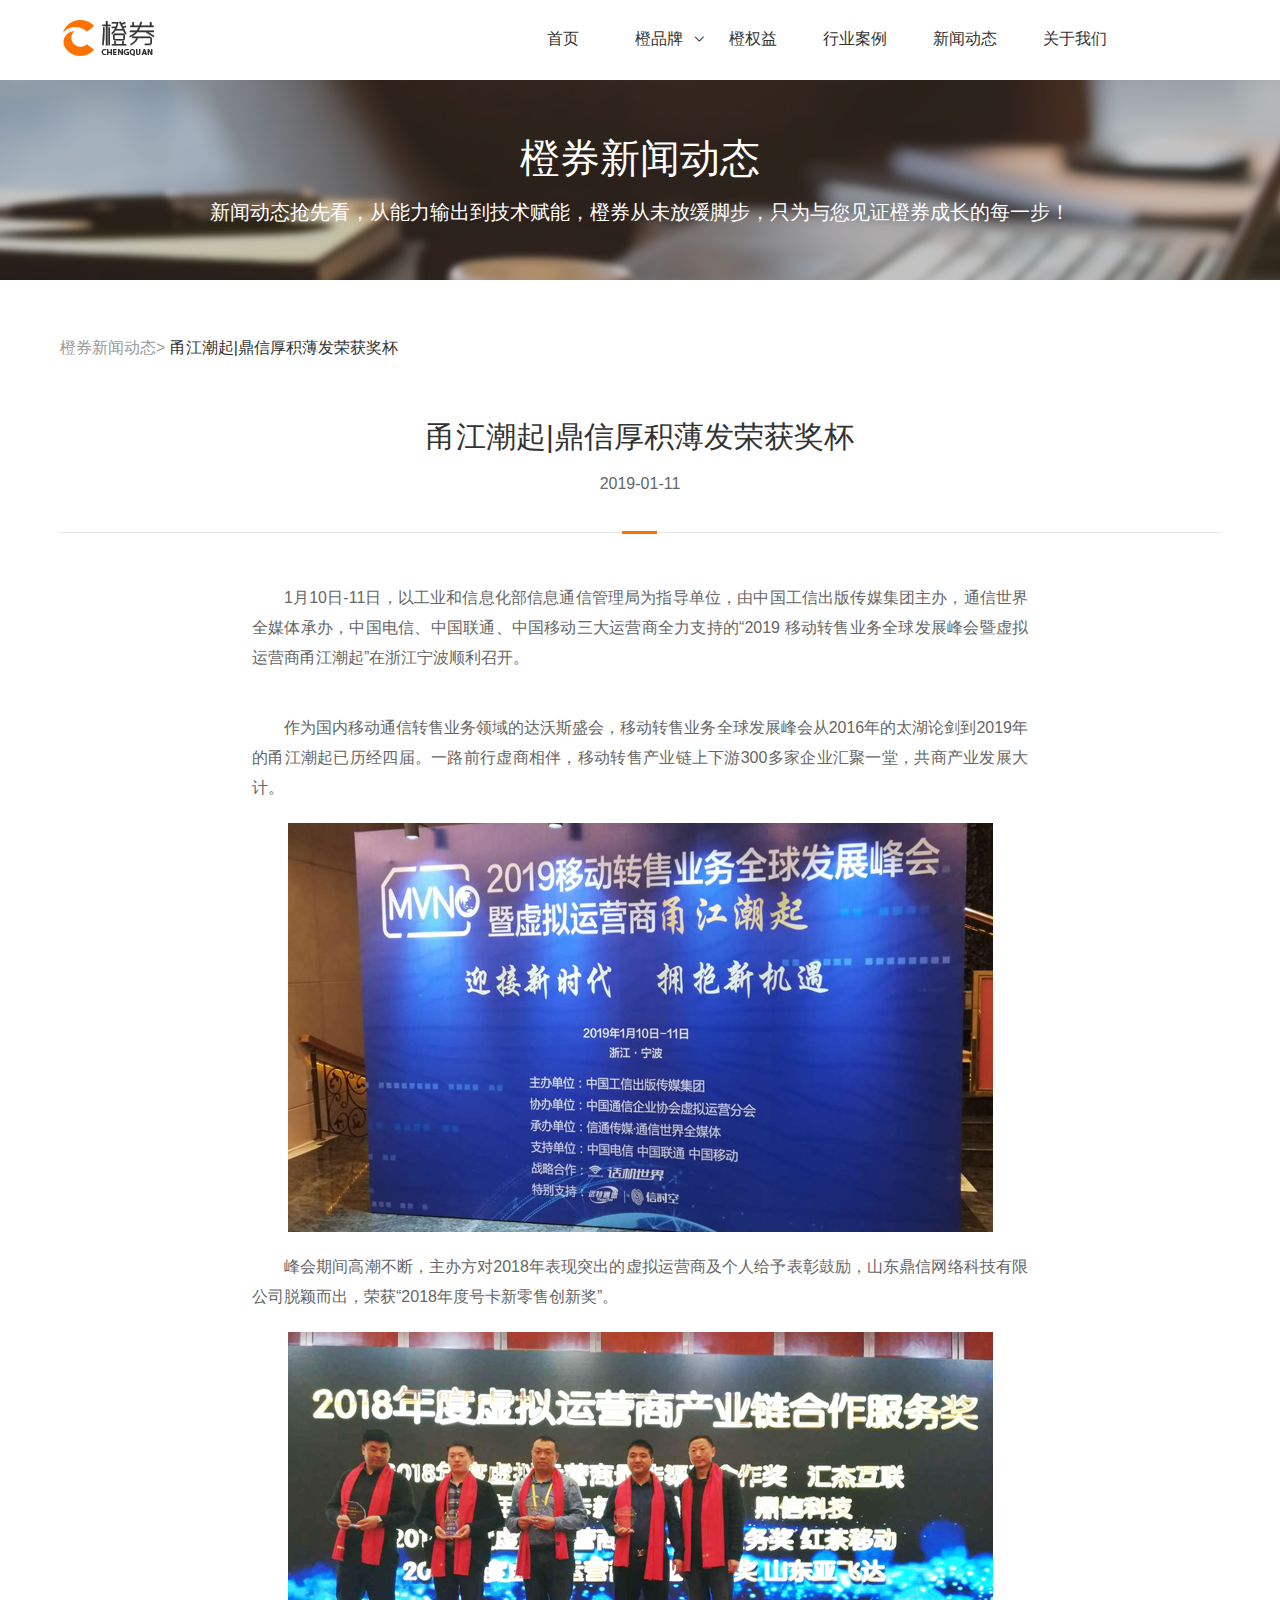
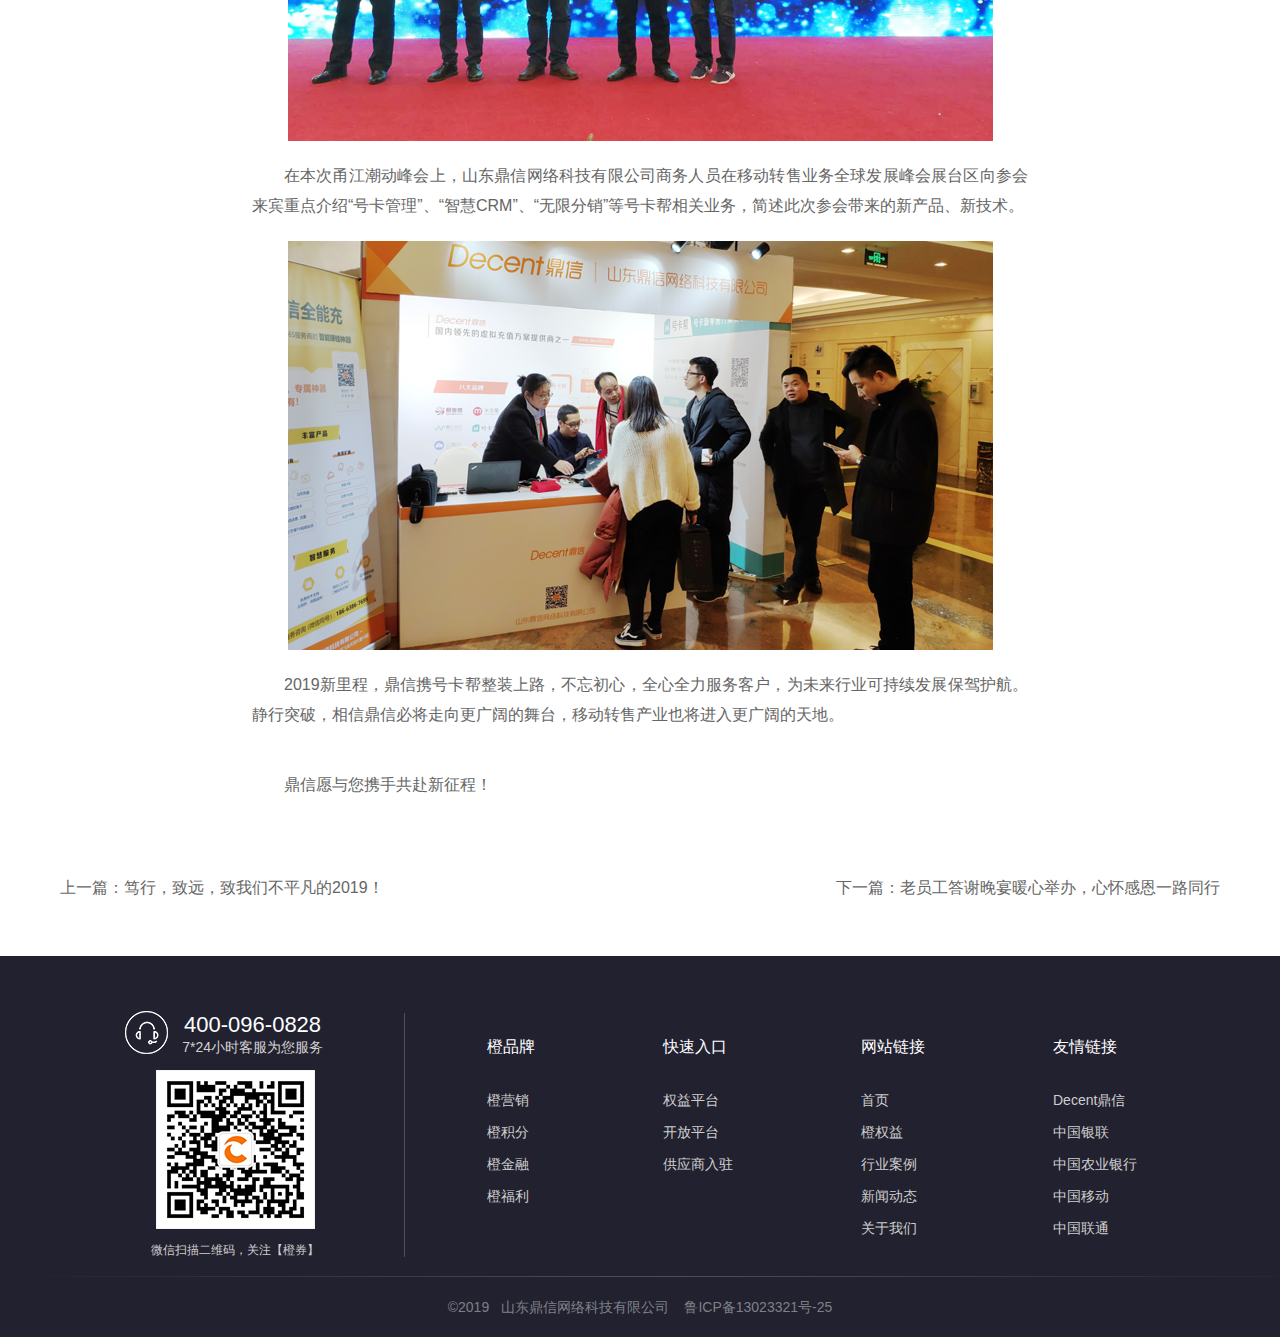
<file: newsContTide.html>
<!DOCTYPE html>
<html lang="en">
<head>
  <meta charset="UTF-8">
  <meta http-equiv="X-UA-Compatible" content="IE=edge">
  <meta name="viewport" content="width=device-width, initial-scale=1.0">
  <meta name="kywordes" content="橙券">
  <meta name="description" content="橙券，你最好的合作伙伴。">
  <title>甬江潮起|鼎信厚积薄发荣获奖杯</title>
  <link href="./css/reset.css" rel="stylesheet">
  <link href="./css/public.css" rel="stylesheet">
  <link href="./css/logoNormNav.css" rel="stylesheet">
  <link href="./css/kindBannder.css" rel="stylesheet">
  <link href="./css/newsContTide.css" rel="stylesheet">
</head>
<body>
  <!-- ===== header start ===== -->
  <div class="header">
    <div class="header-warp w-1160 flex flex-between text-center">
      <div class="head-logo">
        <h1>
          <span class="visib-hid">橙券</span>
          <a>
            <!-- logo-norm.png -->
            <img src="./img/logo-norm.png" width="92" height="36" alt="logo">
          </a>
        </h1>
      </div>
      <div class="head-nav">
        <ul class="flex flex-between">
          <li><a href="index.html">首页</a></li>
          <li>
            <a href="#">橙品牌</a>
            <ul>
              <li><a href="#">橙品牌</a></li>
              <li><a href="#">橙品牌</a></li>
              <li><a href="#">橙品牌</a></li>
            </ul>
          </li>
          <li><a href="#">橙权益</a></li>
          <li><a href="caseTrade.html">行业案例</a></li>
          <li><a href="newsCentre.html">新闻动态</a></li>
          <li><a href="aboutUs.html">关于我们</a></li>
        </ul>
      </div>
    </div>
  </div>
  <!-- ===== banner start ===== -->  
  <div class="banner flex flex-center">
    <div class="text-center">
      <h2>橙券新闻动态</h2>
      <p>新闻动态抢先看，从能力输出到技术赋能，橙券从未放缓脚步，只为与您见证橙券成长的每一步！</p>
    </div>
  </div>
  <!-- ===== container start ===== -->
  <div class="container w-1160 fz16 c-333">
    <div class="Breadcrumbs">
      <p>
        <a href="#">橙券新闻动态&gt;</a>
        <a href="#">甬江潮起|鼎信厚积薄发荣获奖杯</a>
      </p>
    </div>
    <!-- ===== news-title ===== -->
    <div class="news-title text-center psr">
      <h3>甬江潮起|鼎信厚积薄发荣获奖杯</h3>
      <p>2019-01-11</p>
    </div>  
    <div class="news flex flex-column flex-between c-666">
      <P>
        1月10日-11日，以工业和信息化部信息通信管理局为指导单位，由中国工信出版传媒集团主办，通信世界全媒体承办，中国电信、中国联通、中国移动三大运营商全力支持的“2019 移动转售业务全球发展峰会暨虚拟运营商甬江潮起”在浙江宁波顺利召开。
      </P>
      <p>
        作为国内移动通信转售业务领域的达沃斯盛会，移动转售业务全球发展峰会从2016年的太湖论剑到2019年的甬江潮起已历经四届。一路前行虚商相伴，移动转售产业链上下游300多家企业汇聚一堂，共商产业发展大计。
      </p>
      <img src="./img/news-chaoqi-01.png" width="705" height="409" alt="!">
      <p>
        峰会期间高潮不断，主办方对2018年表现突出的虚拟运营商及个人给予表彰鼓励，山东鼎信网络科技有限公司脱颖而出，荣获“2018年度号卡新零售创新奖”。
      </p>
      <img src="./img/news-chaoqi-02.png" width="705" height="409" alt="!">
      <p>
        在本次甬江潮动峰会上，山东鼎信网络科技有限公司商务人员在移动转售业务全球发展峰会展台区向参会来宾重点介绍“号卡管理”、“智慧CRM”、“无限分销”等号卡帮相关业务，简述此次参会带来的新产品、新技术。
      </p>
      <img src="./img/news-chaoqi-03.png" width="705" height="409" alt="!">
      <p>
        2019新里程，鼎信携号卡帮整装上路，不忘初心，全心全力服务客户，为未来行业可持续发展保驾护航。静行突破，相信鼎信必将走向更广阔的舞台，移动转售产业也将进入更广阔的天地。
      </p>
      <p>
        鼎信愿与您携手共赴新征程！
      </p>
      <div class="formfeed flex flex-between w-1160">
        <a href="#">上一篇：笃行，致远，致我们不平凡的2019！</a>
        <a href="#">下一篇：老员工答谢晚宴暖心举办，心怀感恩一路同行</a>
      </div>
    </div>
  </div>
  <!-- ===== footer start ===== -->  
  <div class="footer bgc-212f flex flex-column flex-between">
    <div class="foot-warp w-1160 flex flex-between psr">
      <div class="foot-qr psr text-center">
        <div class="qr-tel flex flex-between">
          <img src="./img/Online-Service.png" width="43" height="43" alt="!">  
          <div>
            <p class="c-fff fz22">400-096-0828</p>
            <p class="c-d2 fz14">7*24小时客服为您服务</p>
          </div>
        </div>
        <div class="qr-img flex flex-column flex-between">
          <img src="./img/cq-qr.png" width="159" height="159" alt="!">
          <p>微信扫描二维码，关注【橙券】</p>
        </div>
      </div>
      <div class="foot-contact flex">
        <dl>
          <dt>橙品牌</dt>
          <dd>橙营销</dd>
          <dd>橙积分</dd>
          <dd>橙金融</dd>
          <dd>橙福利</dd>
        </dl>
        <dl>
          <dt>快速入口</dt>
          <dd>权益平台</dd>
          <dd>开放平台</dd>
          <dd><a href="suppliers.html">供应商入驻</a></dd>
        </dl>
        <dl>
          <dt>网站链接</dt>
          <dd><a href="index.html">首页</a></dd>
          <dd>橙权益</dd>
          <dd>行业案例</dd>
          <dd>新闻动态</dd>
          <dd>关于我们</dd>
        </dl>
        <dl>
          <dt>友情链接</dt>
          <dd>Decent鼎信</dd>
          <dd>中国银联</dd>
          <dd>中国农业银行</dd>
          <dd>中国移动</dd>
          <dd>中国联通</dd>
        </dl>
      </div>
    </div>
    <div class="record w-1160 fz14 flex flex-center">
      <p>&copy;2019&nbsp;&nbsp;&nbsp;山东鼎信网络科技有限公司&nbsp;&nbsp;&nbsp;&nbsp;鲁ICP备13023321号-25</p>
    </div>
  </div>
</body>
</html>
</file>
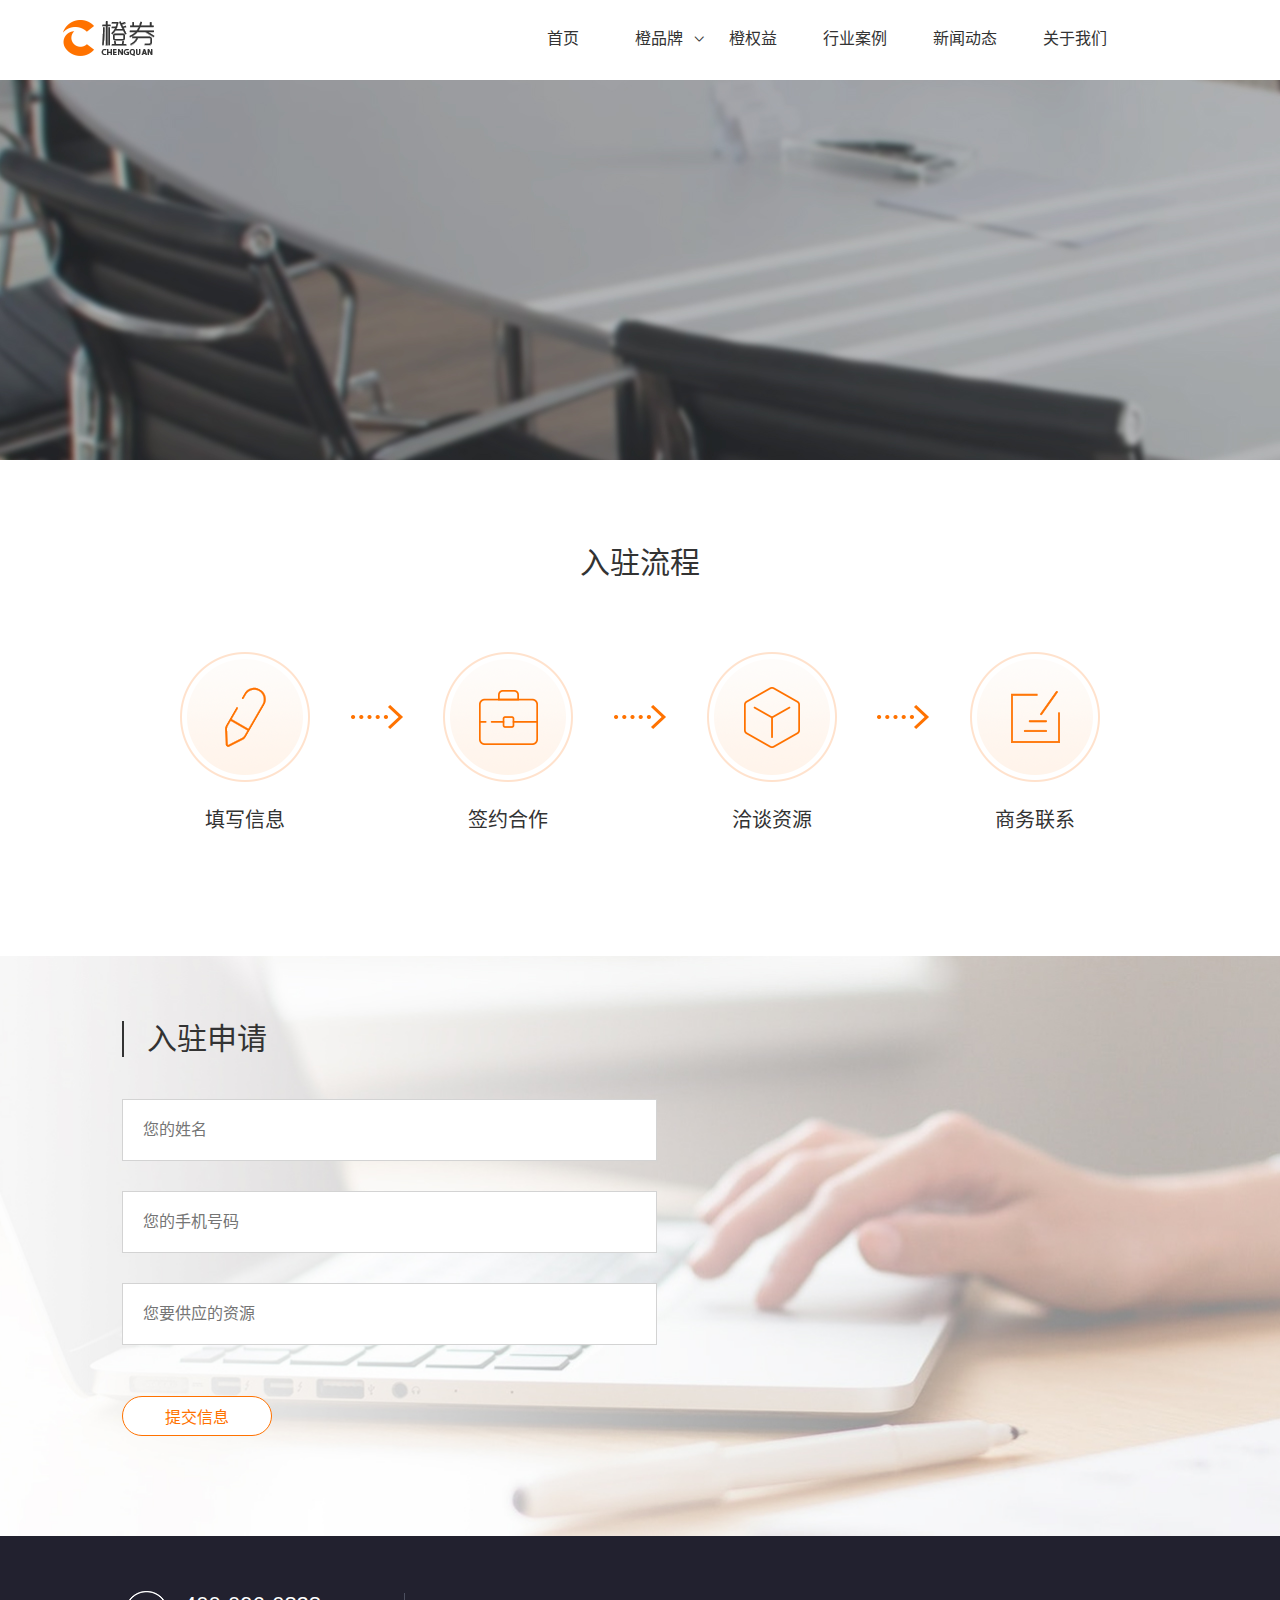
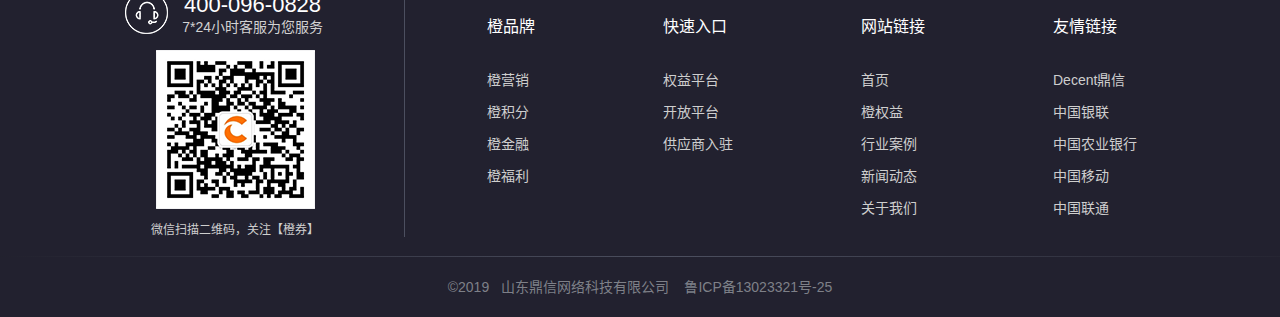
<file: suppliers.html>
<!DOCTYPE html>
<html lang="zh-cn">
<head>
  <meta charset="UTF-8">
  <meta http-equiv="X-UA-Compatible" content="IE=edge">
  <meta name="viewport" content="width=device-width, initial-scale=1.0">
  <meta name="keywordes" content="橙券">
  <meta name="description" content="橙券，你最好的合作伙伴。">
  <title>供应商入驻</title>
  <link href="./css/reset.css" rel="stylesheet">
  <link href="./css/public.css" rel="stylesheet">
  <link href="./css/logoNormNav.css" rel="stylesheet">
  <link href="./css/suppliers.css" rel="stylesheet">
</head>
<body>
  <!-- ===== header start ===== -->
  <div class="header">
    <div class="header-warp w-1160 flex flex-between text-center">
      <div class="head-logo">
        <h1>
          <span class="visib-hid">橙券</span>
          <a>
            <!-- logo-norm.png -->
            <img src="./img/logo-norm.png" width="92" height="36" alt="logo">
          </a>
        </h1>
      </div>
      <div class="head-nav">
        <ul class="flex flex-between">
          <li><a href="index.html">首页</a></li>
          <li>
            <a href="#">橙品牌</a>
            <ul>
              <li><a href="#">橙品牌</a></li>
              <li><a href="#">橙品牌</a></li>
              <li><a href="#">橙品牌</a></li>
            </ul>
          </li>
          <li><a href="#">橙权益</a></li>
          <li><a href="caseTrade.html">行业案例</a></li>
          <li><a href="newsCentre.html">新闻动态</a></li>
          <li><a href="aboutUs.html">关于我们</a></li>
        </ul>
      </div>
    </div>
  </div>
  <!-- ===== banner start ===== -->  
  <div class="banner"></div>
  <!-- ===== container start ===== -->
  <div class="container">
    <div class="cont-warp flex flex-column flex-center">
      <div class="warp-option w-920 text-center">
        <h3>入驻流程</h3>
        <div class="option-part w-920 flex flex-between">
          <div class="part-list">
            <img src="./img/pen.png" width="130" height="130" alt="!">
            <p>填写信息</p>
          </div>
          <img src="./img/rightwards.png" width="52" height="24" alt="!">
          <div class="part-list">
            <img src="./img/briefcase.png" width="130" height="130" alt="!">
            <p>签约合作</p>
          </div>
          <img src="./img/rightwards.png" width="52" height="24" alt="!">
          <div class="part-list">
            <img src="./img/use.png" width="130" height="130" alt="!">
            <p>洽谈资源</p>
          </div>
          <img src="./img/rightwards.png" width="52" height="24" alt="!">
          <div class="part-list">
            <img src="./img/notepad.png" width="130" height="130" alt="!">
            <p>商务联系</p>
          </div>
        </div>
      </div>
      <div class="applyfor">
        <div class="w-1036">
          <div class="form-title">
            <h3>入驻申请</h3>
          </div>
          <form class="applyfor-form" action="" method="" name="">
            <input type="text" placeholder="您的姓名"><br>
            <input type="text" placeholder="您的手机号码"><br>
            <input type="text" placeholder="您要供应的资源"><br>
            <input type='submit' value='提交信息'>
          </form>
        </div>
      </div>
    </div>
  </div>
  <!-- ===== footer start ===== -->  
  <div class="footer bgc-212f flex flex-column flex-between">
    <div class="foot-warp w-1160 flex flex-between psr">
      <div class="foot-qr psr text-center">
        <div class="qr-tel flex flex-between">
          <img src="./img/Online-Service.png" width="43" height="43" alt="!">  
          <div>
            <p class="c-fff fz22">400-096-0828</p>
            <p class="c-d2 fz14">7*24小时客服为您服务</p>
          </div>
        </div>
        <div class="qr-img flex flex-column flex-between">
          <img src="./img/cq-qr.png" width="159" height="159" alt="!">
          <p>微信扫描二维码，关注【橙券】</p>
        </div>
      </div>
      <div class="foot-contact flex">
        <dl>
          <dt>橙品牌</dt>
          <dd>橙营销</dd>
          <dd>橙积分</dd>
          <dd>橙金融</dd>
          <dd>橙福利</dd>
        </dl>
        <dl>
          <dt>快速入口</dt>
          <dd>权益平台</dd>
          <dd>开放平台</dd>
          <dd><a href="suppliers.html">供应商入驻</a></dd>
        </dl>
        <dl>
          <dt>网站链接</dt>
          <dd><a href="index.html">首页</a></dd>
          <dd>橙权益</dd>
          <dd>行业案例</dd>
          <dd>新闻动态</dd>
          <dd>关于我们</dd>
        </dl>
        <dl>
          <dt>友情链接</dt>
          <dd>Decent鼎信</dd>
          <dd>中国银联</dd>
          <dd>中国农业银行</dd>
          <dd>中国移动</dd>
          <dd>中国联通</dd>
        </dl>
      </div>
    </div>
    <div class="record w-1160 fz14 flex flex-center">
      <p>&copy;2019&nbsp;&nbsp;&nbsp;山东鼎信网络科技有限公司&nbsp;&nbsp;&nbsp;&nbsp;鲁ICP备13023321号-25</p>
    </div>
  </div>
</body>
</html>
</file>
<file: css/public.css>
@font-face {
  font-family: 'iconfont';
  src: url('../fonts/iconfont.eot');
  src: url('../fonts/iconfont.eot?#iefix') format('embedded-opentype'),
    url('../fonts/iconfont.woff2') format('woff2'),
    url('../fonts/iconfont.woff') format('woff'),
    url('../fonts/iconfont.ttf') format('truetype'),
    url('../fonts/iconfont.svg#iconfont') format('svg');
}
a:hover {
  text-decoration: none;
}
h1 {
  line-height: 35px;
}
h3 {
  line-height: 30px;
  font-size: 30px;
  font-weight: 400;
  color: #333
}
.visib-hid {
  visibility: hidden;
  width: 0;
  height: 0;
  font-size: 0;
}
.w-1200 {
  width: 1200px;
  margin: 0 auto;
}
.w-1160 {
  width: 1160px;
  margin: 0 auto;
}
.w-1060 {
  width: 1060px;
  margin: 0 auto;
}
.w-920 {
  width: 920px;
  margin: 0 auto;
}
.w-614 {
  width: 614px;
  margin: 0 auto;
}
.w-1036 {
  width: 1036px;
  margin: 0 auto;
}
.fz28 {
  font-size: 28px;
  line-height: 28px;
}
.fz22 {
  font-size: 22px;
  line-height: 22px;
}
.fz16 {
  font-size: 16px;
  line-height: 16px;
}
.fz14 {
  font-size: 14px;
  line-height: 14px;
}
.c-fff {
  color: #fff;
}
.c-666 {
  color: #666;
}
.c-d2 {
  color: #d2d2d2;
}
.c-da {
  color: #dadada;
}
.c-333 {
  color: #333;
}
.bgc-212f {
  background-color: #22212f;
}
.bgc-f9 {
  background-color: #f9f9fa;
}
.bgc-fb {
  background-color: #fbfbfb;
}
.bgc-fc {
  background-color: #fcfcfc;
}
.bgc-fff {
  background-color: #fff;
}
.textind-2em {
  text-indent: 2em;
}
.flex {
  display: flex;
}
.flex-center {
  justify-content: center;
  align-items: center;
}
.flex-between {
  justify-content: space-between;
  align-items: center;
}
.flex-column {
  flex-direction: column;
}
.flex-wrap {
  flex-wrap: wrap;
}
.text-center {
  text-align: center;
}
.psr {
  position: relative;
} 
.psa {
  position: absolute;
}
.ma-b-30 {
  margin-bottom: 30px;
}
/* =====  #fff button  ===== */
a.btn-white,
a.btn-white:after {
  color: #fff;
  border-color: #fff;
}
/* =====  header start  ===== */
.header {
  box-sizing: border-box;
  position: fixed;
  top: 0;
  left: 0;
  width: 100%;
  z-index: 9999;
}
.header-warp {
  padding: 20px 0;
  line-height: 35px;
}
.head-nav {
  padding-right: 67px;
}
.head-nav>ul>li {
  margin-right: 46px;
}
.head-nav>ul>li:nth-of-type(1) {
  padding-right: 10px;
}
.head-nav li:nth-of-type(2) {
  position: relative;
}
.head-nav li:nth-of-type(2) ul {
  visibility: hidden;
  position: absolute;
  top: 61px;
  left: -36px;
  overflow: hidden;
  text-align: center;
  width: 124px;
  max-height: 0;
  line-height: 44px;
  background-color: rgba(0, 0, 0, .3);
  border-radius: 4px;
  transition: .3s linear;
} 
.head-nav li a {
  color: #c8c8c8;
  font-size: 16px;
}
.head-nav li:nth-of-type(2) ul li a:hover{
  color: #ff7200;
}
.head-nav li a:hover {
  color: #fff;
}
.head-nav li:nth-of-type(2):hover a:after {
  color: #fff;
  transform: rotate(180deg);
}
.head-nav li:nth-of-type(2):hover ul {
  visibility: visible;
  max-height: 500px;
  transition: .3s linear;
}
/* =====  icon start  ===== */
.head-nav>ul>li:nth-of-type(2)>a:after {
  content: '\e6b9';
  position: absolute;
  top: 8px;
  right: -32px;
  padding: 0 8px;
  line-height: 21px;
  font-family: 'iconfont' !important;
  color: #c1c1c1;
  font-size: 16px;
  transition: .3s;
}
.ban-btn:after {
  content: '\e601';
  position: absolute;
  top: 0px;
  right: 22px;
  color: #ff7200;
  font-family: 'iconfont' !important;
  transition: transform .2s;
}
.ban-btn {
  position: relative;
  box-sizing: border-box;
  display: inline-block;
  line-height: 38px;
  text-align: center;
  width: 150px;
  height: 40px;
  color: #ff7200;
  border: solid 1px #ff7200;
  border-radius: 20px;
  font-size: 16px;
}
.ban-btn:hover:after {
  transform: translateX(3px);
}
/* ======== footer satrt =========  */
.foot-warp {
  padding-bottom: 20px;
}
/* ===== foot-warp  border start */
.foot-warp:after {
  content: '';
  position: absolute;
  bottom: 0;
  left: -110px;
  width: 1442px;
  height: 1px;
  background-image: linear-gradient(to right, rgba(0, 0, 0, .1), #4c4f5f, rgba(0, 0, 0, .1));
}
.foot-qr {
  box-sizing: border-box;
  margin-top: 55px;
  padding: 0 84px 0 65px;
}
/* ===== left border ===== */
.foot-qr:after {
  content: '';
  position: absolute;
  bottom: 0;
  right: 2px;
  width: 1px;
  height: 244px;
  background-color: #4c4f5f;
}
/* ===== qr-tel  start ===== */
.qr-tel {
  line-height: 22px;
  width: 198px;
}
.qr-img {
  margin-left: 22px;
}
.qr-img img{
  padding: 16px 0 15px 0;
}
.qr-img p{
  line-height: 13px;
  color: #cecece;
  font-size: 12px;
}
/* =====  footer  record  start */
.record {
  line-height: 60px;
  color: #7e8088;
}
.qr-tel div {
  margin-top: 3px;
}
.qr-tel div p:first-of-type {
  margin-bottom: 4px;
}
/* ===== footer  foot-contact  start */
.foot-contact {
  padding-top: 79px;
  padding-left: 16px;
  width: 804px;
}
.foot-contact dl {
  margin: 0 64px;
}
.foot-contact dl dt {
  margin-bottom: 38px;
  line-height: 16px;
  color: #fff;
  font-size: 16px;
}
.foot-contact dl dd {
  margin-bottom: 18px;
  line-height: 14px;
  color: #cecece;
  font-size: 14px;
  cursor: pointer;
}
.foot-contact dd a {
  color: #cecece;
}
.foot-contact dd a:hover {
  color: #fff;
}
</file>
<file: css/index.css>
/* ======== banner start  ===== */
.banner {
  height: 680px;
  background: #0d1833 url(../img/banner.jpg) no-repeat center/cover;
}
.ban-slider {
  bottom: 84px;
  width: 115px;
}
.ban-slider span {
  height: 3px; 
  width: 49px;
  background-color: #838a94;
  cursor: pointer;
}
span.slid-active {
  background-color: #fff;
}
.ban-tips {
  bottom: -80px;
  padding: 24px 36px;
  color: #333;
  background-color: #fff;
  box-shadow: 0 8px 8px #f1f1f1;
}
.ban-tips p {
  padding: 0 50px 0 42px;
  line-height: 70px;
  font-size: 20px;
}
/* container satrt */
.container {
  padding-top: 240px;
}
/* container  brand   satrt */
.brand-wrap-item li>img{
  width: 280px;
  height: 400px;
  transition: .1s ease;
}
/* ===== brand-wrap-item li first div  satrt ===== */
.brand-wrap-item li div a{
  backdrop-filter: blur(2px);
}
.brand-wrap-item li div:first-of-type {
  position: absolute;
  display: flex;
  flex-direction: column;
  align-items: center;
  text-align: center;
  width: 100%;
  height: 100%;
  top: 0;
  left: 0;
}
.brand-wrap-item li div:first-of-type img {
  margin-top: 108px;
}
.brand-wrap-item li div:first-of-type p:first-of-type {
  margin-top: 38px;
  line-height: 28px;
  font-size: 28px;
  color: #fff;
}
.brand-wrap-item li div:first-of-type p:last-of-type {
  margin: 14px 0 25px 0;
  line-height: 16px;
  font-size: 16px;
  color: #dadada;
}
/* =====  mask-background  satrt===== */
.brand-wrap-item li:before {
  content: '';
  position: absolute;
  top: 0;
  left: 0;
  width: 100%;
  height: 100%;
  background-color: rgba(0, 0, 0, .3);
  transition: transform .3s linear;
}
.brand-wrap-item li div:last-of-type img{
  visibility: hidden;
  position: absolute;
  top: 0;
  left: 0;
  width: 280px;
  height: 400px;
  filter: blur(.5px) opacity(.75);
  z-index: -1;
  transition: transform .25s ease;
}
/* =====  mask-button satrt===== */
.brand-wrap-item li div:first-of-type a {
  visibility: hidden;
}
/* ======= brand-wrap-item height satrt ======  */
.brand-wrap-item {
  margin-top: 65px;
  padding-bottom: 47%;
}
/* ======= brand-wrap-item li satrt ======= */
.brand-wrap-item li {
  position: absolute;
  top: 0;
  left: 0;
  flex-shrink: 0;
  z-index: 1;
  transition: box-shadow .3s linear;
}
.brand-wrap-item li:nth-of-type(2) {
  left: 292px;
}
.brand-wrap-item li:nth-of-type(3) {
  left: 584px;
}
.brand-wrap-item li:nth-of-type(4) {
  left: 876px;
}
/* ======= brand-wrap-item li hover satrt  ======= */
.brand-wrap-item li:hover:before{
  background-color:transparent;
}
.brand-wrap-item li:hover {
  z-index: 9999;
  box-shadow: 0 26px 18px #a8a8a8;
}
.brand-wrap-item li:hover>img{
  transform: scale(1.08);
  border: 1px solid #fff;
}
.brand-wrap-item li:hover div:last-of-type img{
  transform: scale(1.14);
  visibility: visible;
}
.brand-wrap-item li:hover a.ban-btn{
  visibility: visible;
}
/* =======  tech  start ===== */
.tech {
  height: 912px;
  background: #fff url(../img/tech-bg.png) no-repeat center/cover;
}
.tech-warp {
  padding-top:80px;
}
.tech-warp ul {
  margin: 68px 0 96px 0;
}
.tech-warp ul a {
  display: block;
  box-sizing: border-box;
  width: 181px;
  line-height: 50px;
  background-color: #fff;
	box-shadow: 0px -1px 21px 0px #c0c0c059;
	border-radius: 25px;
  color: #333;
  font-size: 18px;
}
.tech-warp ul a:hover {
  color: #fff;
  background-color: #ff7200;
}
/* ======  carousel   car-list start =====*/
.car-list {
  padding: 84px 0;
  width: 500px;
  background-color: rgba(255, 255, 255, .8);
}
.car-list img {
  transform: scale(.78,.68);
}
.car-list p {
  margin: auto;
  margin-top: 48px;
  width: 424px;
  text-align: left;
  line-height: 30px;
}
.car-list-left img {
  margin-left: 58px;
} 
.car-list-right img {
  margin-left: 226px;
}
/*===== car-list-show start ===== */
.car-list-show {
  padding: 84px 0 122px;
  box-shadow:0 0 8px #ccc;
  top: -30px;
  left: 280px;
  text-align: center;
  background-color: #fff;
  z-index: 1;
}
.car-list-show img{
  transform: scale(1,1);
}
.car-list-show p{
  margin-top: 60px;
}
/*===== car-left  button start ===== */
.car-button {
  width: 53px;
  height: 53px;
  top: 542px;
  background-size:53px 53px;
}
.car-left-button {
  right: 1127px;
  background-image: url(../img/btn-left.png);
}
.car-right-button {
  left: 1127px;
  background-image: url(../img/btn-right.png);
}
.car-left-button:hover {
  background-image: url(../img/btn-left-1.png);
}
.car-right-button:hover {
  background-image: url(../img/btn-right-1.png);
}
/* ====== cont-footer satrt ====== */
.cont-footer {
  font-weight: 100;
  height: 330px;
  background: #0d1833 url(../img/footer-top-bg.png) no-repeat center/cover;
}
.cont-footer>p {
  line-height: 96px;
  font-size: 48px;
}
.cont-footer div p {
  font-size: 20px;
}
</file>
<file: css/logoNormNav.css>
/* ===== header nav start ====== */
.header {
  background-color: #fff;
}
.head-nav li a,
.head-nav>ul>li:nth-of-type(2)>a:after {
  color: #333;
}
.head-nav li a:hover,
.head-nav li:nth-of-type(2):hover a:after {
  color: #ff7200;
}
.head-nav li:nth-of-type(2) ul {
  background-color: #fff;
}
</file>
<file: css/aboutUs.css>
/* ===== banner start =====*/
.banner {
  margin-top: 80px;
  height: 250px;
  width: 100%;
  background: #fff url(../img/aboutUs-banner.png) no-repeat center/cover;
}
/* ======= container start ======= */
.container .we {
  padding: 82px 0 172px;
}
.we h3 {
  margin-bottom: 62px;
  text-align: center;
}
.reception-text {
  box-sizing: border-box;
  width: 719px;
  top: 230px;
  left: 481px;
  padding: 48px 56px 56px;
  background-color: #fff;
	border-radius: 6px;
}
.subtitle h4 {
  font-weight: 400;
  color: #ff7200;
  font-size: 24px;
}
.subtitle:after {
  display: inline-block;
  content: '';
  vertical-align: middle;
  width: 36px;
  height: 3px;
  background-color: #ff7200;
}
.reception-text p {
  line-height: 30px;
  text-align: justify;
  font-size: 16px;
  color: #666;
}
.reception-text img {
  border-radius: 6px;
}
/* ======= honor start ======= */
.honor {
  padding: 104px 0 160px;
}
.honor h3 {
  padding-bottom: 72px;
  text-align: center;
}
.trophy li,
.certificate li {
  transition: 1s;
}
.trophy li:hover,
.certificate li:hover {
  transform: scale(1.1);
}
.trophy li p,
.certificate li p {
  line-height: 16px;
  text-align: center;
  font-size: 16px;
  color: #333;
}
/* ======= address start ======= */
.address {
  align-items: stretch;
}
.addr-site {
  padding-top: 76px;
  padding-right: 556px;
}
.addr-site h3 {
  margin-bottom: 56px;
}
.addr-site ul li {
  display: flex;
  justify-content: start;
  margin-bottom: 40px;
  width: 400px;
  line-height: 25px;
  font-size: 16px;
  color: #666;
}
.addr-site li img {
  margin-right: 28px;
}
</file>
<file: css/caseTrade.css>
/* ======= banner start ======= */
.banner {
  height: 350px;
  background: #fff url(../img/case-banner.jpg) no-repeat center/cover;
}
/* ======= container start ======= */
.container {
  padding: 18px 0 48px;
}
.container li {
  display: flex;
  justify-content: space-between;
  margin-top: 76px;
  cursor: pointer;
}
.container li:not(:last-of-type) {
  border-bottom: 1px solid #f4f4f4;
}
.container li>div {
  width: 696px;
  margin: 16px 0 0 76px;
}
.container li>div>div {
  position: relative;
}
.container li h4 {
  padding-left: 24px;
  line-height: 52px;
  font-size: 22px;
  color: #333;
  background-color: #f8f8f8;
}
.container li:hover h4 {
  color: #ff7200;
}
.container li div p {
  margin-left: 30px;
  font-size: 14px;
  line-height: 24px;
  color: #666;
}
.container li div div p {
  margin: 48px 0 4px 14px;
  font-size: 20px;
  line-height: 20px;
  font-weight: 600;
}
.container li div div:before {
  content: '';
  display: block;
  position: absolute;
  width: 3px;
	height: 16px;
  top: 3px;
  left: 0;
	background-color: #ff7200;
}
.container li div p {
  line-height: 34px;
}
</file>
<file: css/kindBannder.css>
/* ======= banner start ======= */
.banner {
  margin-top: 80px;
  height: 350px;
  width: 100%;
  color: #fff;
}
.banner h2 {
  margin-bottom: 24px;
  font-size: 40px;
  line-height: 40px;
  font-weight: 400;
}
.banner p {
  font-size: 20px;
  line-height: 20px;
  font-weight: 400;
}
</file>
<file: css/newsCentre.css>
/* ======= banner start ======= */
.banner {
  height: 200px;
  background: #fff url(../img/news-banner.png) no-repeat center/cover;
}
/* ===== container start =====  */
.container ul {
  padding-top: 82px;
}
.container ul li {
  box-sizing: border-box;
  margin-bottom: 60px;
  padding-bottom: 22px;
  width: 386px;
  border: 1px solid #f4f4f4;
  cursor: pointer;
  background-color: #fff;
  flex-shrink: 0;
}
.container ul li img {
  width: 100%;
  height: auto;
}
.container ul li p {
  margin: 20px 0 0 20px;
}
.container li p:nth-of-type(2) {
  font-size: 14px;
  color: #666;
}
.container ul li:hover {
  box-shadow: 0 0 8px #ccc;
  border: none;
}
.container ul li:hover p:nth-of-type(1) {
  color: #ff7200;
}
/* ======= skip start ======= */
.skip {
  margin:  0 auto;
  padding-bottom: 60px;
  width: 186px;
}
.skip a:nth-of-type(-n+4) {
  display: block;
  width: 35px;
  line-height: 35px;
  text-align: center;
  border-radius: 18px;
  color: #666;
}
.skip a:nth-of-type(-n+4):hover {
  color: #fff;
  background-color: #ff7200;
}
/*===== skip  button start ===== */
.skip-button {
  width: 22px;
  height: 22px;
  background-size:22px 22px;
}
.skip-left-button {
  right: 210px;
  background-image: url(../img/newsCenter-left.png);
}
.skip-right-button {
  left: 210px;
  background-image: url(../img/newsCenter-right.png);
}
.skip-left-button:hover {
  background-image: url(../img/newsCenter-left-1.png);
}
.skip-right-button:hover {
  background-image: url(../img/newsCenter-right-1.png);
}
</file>
<file: css/newsContTide.css>
/* ======= banner start ======= */
.banner {
  height: 200px;
  background: #fff url(../img/news-banner.png) no-repeat center/cover;
}
/* ===== container start =====*/
.Breadcrumbs {
  padding: 60px 0 66px;
}
.Breadcrumbs p a:not(:last-of-type) {
  color: #999;
}
.Breadcrumbs p a:last-of-type {
  color: #333;
}
.Breadcrumbs p a:not(:last-of-type):hover {
  color: #ff7200;
}
.news-title p{
  margin: 24px 0 40px;
  color: #666;
}
.news-title:before {
  content: '';
  position: absolute;
  display: block;
  top: 109px;
  left: 562px;
  width: 35px;
  height: 3px;
  background-color: #ff7200;
}
.news-title:after {
  content: '';
  display: block;
  top: 0;
  left: 0;
  width: 1160px;
  height: 1px;
  background-color: #e5e5e5;
}
/* ======== news start ========*/
.news {
  padding: 30px 0 60px;
}
.news p {
  margin: 20px 0;
  text-align: justify;
  width: 776px;
  line-height: 30px;
  text-indent: 2em;
}
/* ======== formfeed start ========*/
.formfeed {
  margin-top: 60px;
}
.formfeed a {
  color: #666;
}
.formfeed a:hover {
  color: #ff7200;
}
</file>
<file: css/suppliers.css>
/* ===== banner start =====*/
.banner {
  margin-top: 80px;
  height: 380px;
  width: 100%;
  background: #fff url(../img/suppliers-banner.jpg) no-repeat center/cover;
}
/* ======== warp-option start ======== */
.warp-option {
  padding:88px 0 126px;  
}
.warp-option h3 {
  margin-bottom: 74px;
}
.option-part>img{
  padding-bottom: 48px;
}
.part-list {
  transition: .2s linear;
}
.part-list img {
  cursor: pointer;
}
.part-list p{
  margin-top: 28px;
  line-height: 20px;
  font-size: 20px;
  color: #333;
  cursor: pointer;
}
.part-list:hover {
  transform: scale(1.1);
}
/* ======== warp-applyfor start ======== */
.applyfor {
  box-sizing: border-box;
  height: 580px;
  width: 100%;
  background: #fff url(../img/register-bgimg.jpg) no-repeat center/cover;;
}
.applyfor-form {
  margin-top: 42px;
}
.form-title {
  margin-top: 65px;
}
.form-title:before {
  display: inline-block;
  content: '';
  width: 2px;
  height: 36px;
  vertical-align: middle;
  background-color: #333333;
}
.form-title h3 {
  display: inline-block;
  vertical-align: middle;
  margin-left: 20px;
}
.applyfor-form input[type="text"]{
  margin-bottom: 30px;
  padding: 0 20px;
  width: 493px;
  height: 60px;
  border: 1px solid #d3d3d3;
  font-size: 16px;
  color: #999;
}
/* ========== apply-btn start ========== */
.applyfor-form input[type="submit"]{
  margin-top: 21px;
  width: 150px;
  text-align: center;
  height: 40px;
  border-radius: 20px;
  font-size: 16px;
  color: #ff7200;
  border: 1px solid #ff7200;
  background-color: #fff;
  cursor: pointer;
}
.applyfor-form input[type="submit"]:hover {
  color: #fff;
  background-color: #ff7200;
}
</file>
